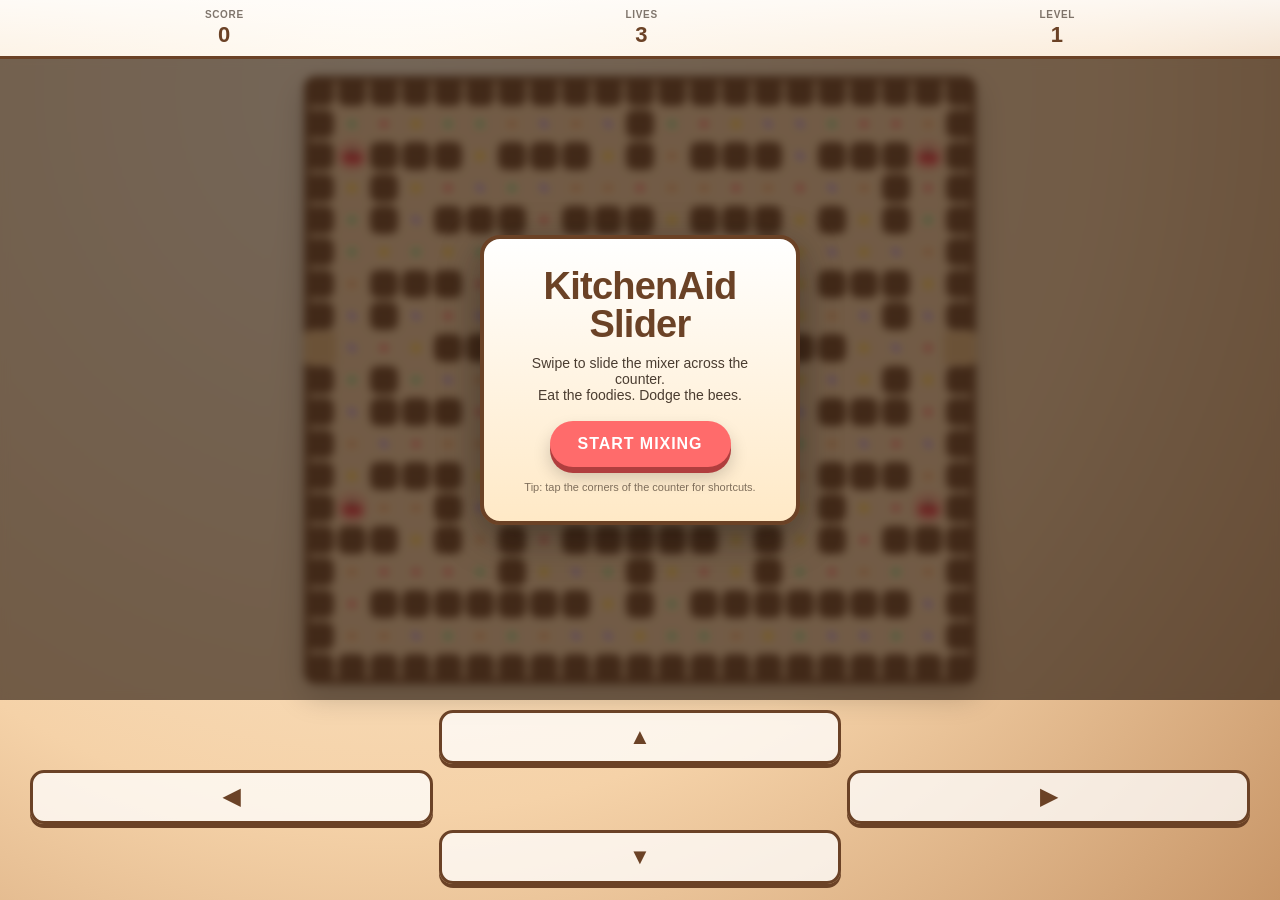
<file: index.html>
<!DOCTYPE html>
<html lang="en">
<head>
<meta charset="UTF-8" />
<meta name="viewport" content="width=device-width, initial-scale=1.0, maximum-scale=1.0, user-scalable=no, viewport-fit=cover" />
<meta name="apple-mobile-web-app-capable" content="yes" />
<meta name="theme-color" content="#f5d2a8" />
<title>KitchenAid Slider</title>
<link rel="stylesheet" href="style.css" />
</head>
<body>
  <div id="app">
    <header id="hud">
      <div class="hud-item"><span class="label">SCORE</span><span id="score">0</span></div>
      <div class="hud-item"><span class="label">LIVES</span><span id="lives">3</span></div>
      <div class="hud-item"><span class="label">LEVEL</span><span id="level">1</span></div>
    </header>

    <div id="stage">
      <canvas id="game"></canvas>
      <div id="overlay" class="overlay show">
        <div class="overlay-card">
          <h1>KitchenAid<br/>Slider</h1>
          <p class="tag">Swipe to slide the mixer across the counter.<br/>Eat the foodies. Dodge the bees.</p>
          <button id="startBtn">Start Mixing</button>
          <p class="hint">Tip: tap the corners of the counter for shortcuts.</p>
        </div>
      </div>
    </div>

    <footer id="controls">
      <button class="dpad up" data-dir="up" aria-label="Up">▲</button>
      <button class="dpad left" data-dir="left" aria-label="Left">◀</button>
      <button class="dpad right" data-dir="right" aria-label="Right">▶</button>
      <button class="dpad down" data-dir="down" aria-label="Down">▼</button>
    </footer>
  </div>
  <script src="game.js"></script>
</body>
</html>
</file>
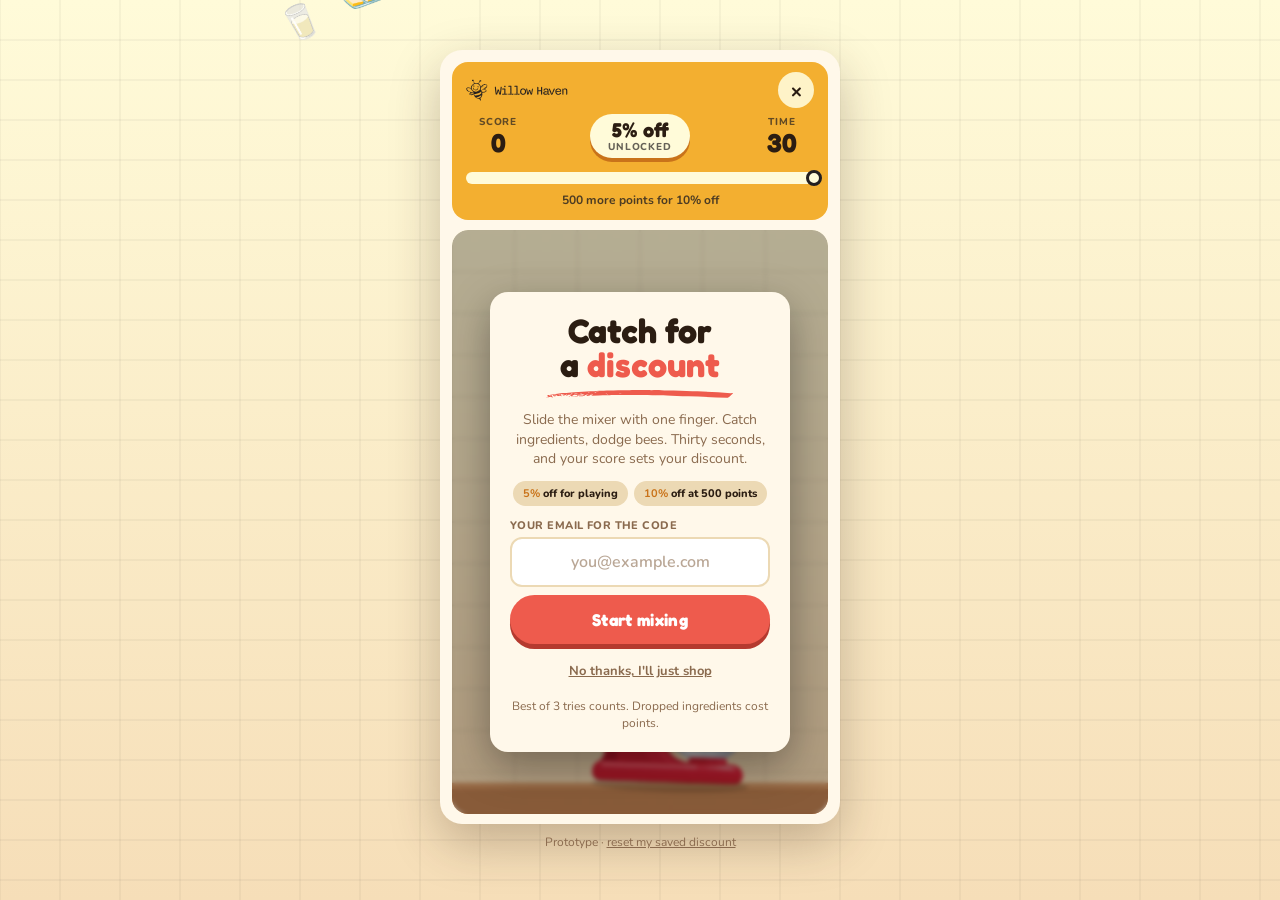
<file: catch/index.html>
<!DOCTYPE html>
<html lang="en">
<head>
<meta charset="UTF-8" />
<meta name="viewport" content="width=device-width, initial-scale=1.0, maximum-scale=1.0, user-scalable=no, viewport-fit=cover" />
<title>Mixer Catch</title>
<link rel="stylesheet" href="https://fonts.googleapis.com/css2?family=Fredoka:wght@500;600;700&family=Nunito:wght@600;700;800&display=swap">
<style>
/* The original rounded, friendly layout on the brand palette: cream card, honey HUD block, coral action,
   Fredoka display + Nunito body. Game runs inset with rounded corners, sheets centred over the live scene. */
:root {
  --honey: #f3af30;
  --honey-deep: #c9731a;
  --cream: #fffbd9;
  --card: #fff8ea;
  --sand: #f6deb8;
  --line: #ecd9b4;
  --ink: #2b1d12;
  --logo-ink: #231f20;
  --muted: #8a6a4e;
  --coral: #ee5b4d;
  --coral-deep: #b53a2f;
  --amber: #ef8800;
  --bad: #d64545;
  --display: "Fredoka", "Nunito", system-ui, sans-serif;
  --body: "Nunito", system-ui, -apple-system, sans-serif;
  color-scheme: light;
}

* { box-sizing: border-box; -webkit-tap-highlight-color: transparent; }
html, body { height: 100%; margin: 0; }
body {
  background: var(--sand);
  color: var(--ink);
  font-family: var(--body);
  font-size: 15px;
  display: flex;
  flex-direction: column;
  align-items: center;
  justify-content: center;
  padding-block: 16px;
  padding-inline: 16px;
  overflow: hidden;
  overscroll-behavior: none;
  touch-action: none;
}

#bg { position: fixed; inset: 0; width: 100%; height: 100%; z-index: 0; }
#popup {
  position: relative; z-index: 1; flex-shrink: 0;
  width: min(400px, 100%);
  background: var(--card);
  border-radius: 22px;
  box-shadow: 0 18px 50px rgba(59, 35, 20, 0.28);
  padding: 12px 12px 10px;
  display: flex;
  flex-direction: column;
  gap: 10px;
  user-select: none;
}
.panel { background: var(--honey); border-radius: 16px; padding: 10px 14px 12px; display: flex; flex-direction: column; gap: 6px; }
.brand { display: flex; align-items: center; justify-content: space-between; min-height: 36px; }
.brand-left { display: flex; align-items: center; gap: 6px; }
.bee { height: 22px; width: auto; flex-shrink: 0; }

.close { width: 36px; height: 36px; border: 0; border-radius: 50%; background: rgba(255,251,217,0.9); color: var(--ink); font-family: var(--display); font-size: 24px; line-height: 1; cursor: pointer; display: inline-flex; align-items: center; justify-content: center; }
.close:hover { background: var(--cream); }
.close:active { transform: scale(0.94); }
.close:focus-visible { outline: 3px solid var(--logo-ink); outline-offset: 2px; }
.link { background: none; border: 0; font: inherit; font-weight: 700; font-size: 13px; color: var(--muted); text-decoration: underline; cursor: pointer; padding: 6px; }
.link:focus-visible { outline: 3px solid var(--honey); border-radius: 6px; }
#closedNote { position: relative; z-index: 1; display: none; text-align: center; font-size: 14px; font-weight: 700; color: var(--muted); padding: 24px; }
.wordmark { height: 13px; width: auto; flex-shrink: 0; }

/* HUD */
#hud { display: flex; flex-direction: column; gap: 6px; }
.hud-top { display: grid; grid-template-columns: 1fr auto 1fr; align-items: center; gap: 8px; }
.hud-top .stat { justify-self: start; }
.hud-top .stat.right { justify-self: end; }
.stat { display: flex; flex-direction: column; align-items: center; line-height: 1; min-width: 64px; }
.stat.right { align-items: center; }
.lbl { font-size: 10px; font-weight: 800; letter-spacing: 0.08em; text-transform: uppercase; color: rgba(35,31,32,0.7); }
.stat .val { font-family: var(--display); font-weight: 700; font-size: 26px; font-variant-numeric: tabular-nums; margin-top: 3px; }
.badge {
  display: flex; flex-direction: column; align-items: center; justify-content: center;
  background: var(--cream); color: var(--ink);
  border-radius: 999px; padding: 6px 18px; line-height: 1;
  box-shadow: 0 4px 0 var(--honey-deep);
  transition: transform 0.15s ease;
}
.badge .pct { font-family: var(--display); font-weight: 700; font-size: 20px; }
.badge .lbl { margin-top: 2px; }
.badge.top { background: var(--logo-ink); color: var(--cream); }
.badge.top .lbl { color: rgba(255,251,217,0.7); }
.badge.pop { animation: pop 0.5s ease; }
@keyframes pop { 0% { transform: scale(1); } 40% { transform: scale(1.18) rotate(-3deg); } 100% { transform: scale(1); } }

.track { position: relative; height: 12px; border-radius: 999px; background: var(--cream); margin: 8px 0 2px; }
.fill { position: absolute; left: 0; top: 0; bottom: 0; width: 0; border-radius: 999px; background: linear-gradient(90deg, var(--amber), var(--honey-deep)); transition: width 0.25s ease; }
.mark { position: absolute; top: 50%; width: 16px; height: 16px; margin-left: -8px; transform: translateY(-50%); border-radius: 50%; background: var(--cream); border: 3px solid var(--logo-ink); }
.mark.hit { background: var(--coral); border-color: var(--coral); }
.mark span { position: absolute; width: 1px; height: 1px; overflow: hidden; clip: rect(0 0 0 0); }
.next { font-size: 12px; font-weight: 700; color: rgba(35,31,32,0.8); text-align: center; min-height: 15px; }

/* Stage */
#stage { position: relative; align-self: center; width: 360px; height: 560px; border-radius: 16px; overflow: hidden; }
#game { display: block; width: 100%; height: 100%; touch-action: none; cursor: none; }
#stage.idle #game { cursor: default; }

.overlay {
  position: absolute; inset: 0; display: none; align-items: safe center; justify-content: center;
  padding: 18px; overflow-y: auto;
  background: rgba(43, 29, 18, 0.35); backdrop-filter: blur(2px); -webkit-backdrop-filter: blur(2px);
}
.overlay.show { display: flex; }
.sheet {
  width: 100%; max-width: 300px; background: var(--card); border-radius: 18px; padding: 22px 20px 20px;
  text-align: center; box-shadow: 0 14px 40px rgba(0,0,0,0.35);
  display: flex; flex-direction: column; gap: 12px;
}
.sheet h1 { font-family: var(--display); font-weight: 700; font-size: 34px; line-height: 1; margin: 0; text-wrap: balance; }
.sheet h1 .em { color: var(--coral); }
.headline { display: flex; flex-direction: column; align-items: center; gap: 8px; }
.stripe { width: 72%; height: auto; display: block; }
.sheet p { margin: 0; font-size: 14px; line-height: 1.4; color: var(--muted); }
.offer { font-size: 10px; font-weight: 800; letter-spacing: 0.08em; text-transform: uppercase; color: var(--muted); }
.tiers { display: flex; justify-content: center; gap: 6px; flex-wrap: wrap; }
.tier { font-size: 11px; font-weight: 800; padding: 5px 10px; border-radius: 999px; background: var(--line); color: var(--ink); }
.tier b { color: var(--honey-deep); }
.btn {
  font-family: var(--display); font-weight: 700; font-size: 17px; letter-spacing: 0.02em;
  background: var(--coral); color: #fff; border: 0; border-radius: 999px; padding: 14px 26px; cursor: pointer; width: 100%;
  box-shadow: 0 5px 0 var(--coral-deep); transition: transform 0.05s, box-shadow 0.05s;
}
.btn:active { transform: translateY(3px); box-shadow: 0 2px 0 var(--coral-deep); }
.btn:focus-visible { outline: 3px solid var(--honey); outline-offset: 2px; }
.btn.ghost { background: transparent; color: var(--muted); box-shadow: none; font-size: 15px; padding: 6px; }
.btn.ghost:active { transform: none; }

.result-pct { font-family: var(--display); font-weight: 700; font-size: 56px; line-height: 1; color: var(--honey-deep); }
.code-box { display: flex; align-items: stretch; gap: 6px; }
.code { flex: 1; min-width: 0; font-family: var(--display); font-weight: 700; font-size: 22px; letter-spacing: 0.12em; display: flex; align-items: center; justify-content: center;
  border: 2px dashed var(--honey-deep); border-radius: 12px; padding: 10px; background: rgba(243,175,48,0.12); user-select: all; }
.copy { font-weight: 800; font-size: 13px; border: 0; border-radius: 12px; padding: 0 14px; background: var(--honey); color: var(--ink); cursor: pointer; }
.copy:focus-visible { outline: 3px solid var(--coral); }
.start-form { display: flex; flex-direction: column; gap: 8px; }
.field { display: flex; flex-direction: column; gap: 4px; text-align: left; }
.field label { font-size: 11px; font-weight: 800; letter-spacing: 0.04em; text-transform: uppercase; color: var(--muted); }
.start-form input { font: inherit; font-weight: 700; font-size: 16px; padding: 12px 14px; border-radius: 12px; border: 2px solid var(--line); background: #fff; color: var(--ink); text-align: center; }
.start-form input::placeholder { color: rgba(138,106,78,0.6); font-weight: 600; }
.start-form input:focus-visible { outline: 3px solid var(--honey); border-color: transparent; }
.start-form input.bad { border-color: var(--bad); }
.fine { font-size: 12px !important; color: var(--muted) !important; }
.fine.err { color: var(--bad) !important; margin: 0; }
#resetDemo { position: relative; z-index: 1; text-align: center; font-size: 12px; color: var(--muted); margin-top: 10px; }
#resetDemo a { color: inherit; }

@media (prefers-reduced-motion: reduce) { .badge.pop { animation: none; } .fill { transition: none; } }
/* Embed mode: inside the store's pop-up only the card shows; the store page is the background. */
html.embed, html.embed body { background: transparent; }
html.embed body { padding: 0; }
html.embed #bg, html.embed #resetDemo { display: none; }
</style>
</head>
<body>
<canvas id="bg" aria-hidden="true"></canvas>
<div id="popup">
  <div class="panel">
  <div class="brand"><div class="brand-left"><svg class="bee" aria-hidden="true" xmlns="http://www.w3.org/2000/svg" viewBox="0 0 49.02 49.69"><defs><style>.bee-ink{fill:#231f20;}</style></defs><path class="bee-ink" d="M45.23,25.16c-.4-1.35-1.93-1.81-3.11-2.26l1.43-.98-.43.09c.78-.6,1.56-1.22,2.23-1.95.18-.2.39-.44.5-.67.05,0,.03.05.04.09.01.3-.13.52-.29.76-.23.34-.54.63-.86.89.26-.13.54-.34.75-.54,1.99-1.75,3.16-4.59,2.03-7.15-.68-1.52-2.48-1.94-4.01-1.82l-1.08.1,1.13-.5.04-.13c-.08-.08-1.64.25-1.86.3-2.09.45-4.18,1.22-5.81,2.63l-.04.15c.06,0,.11,0,.18-.01.16-.04.78-.48.99-.59.88-.47,1.95-.87,2.89-1.2.15-.05,1.07-.38,1.12-.31v.1c-1.14.33-2.25.86-3.31,1.42-1.74.93-3.18,2.21-4.34,3.81-.04.04-.05.05-.09.01-.2-.13-.49-1.25-.59-1.52-.04-.11-.31-.69-.31-.77.35.5.67,1.07.87,1.65.06.01.03-.06.01-.1-.25-1.16-.87-2.3-1.54-3.27-.78-1.16-1.84-2-3.02-2.73,0-.13.36-.54.44-.67.62-.97.86-2.16,1.57-3.07.23-.28.55-.64.79-.89.09-.09.28-.3.38-.33.87.1,1.89.03,2.43-.76.65-.96-.14-1.77-1.02-2.13-.82-.34-2.04-.21-2.62.54-.38.49-.28,1.37.08,1.86-.52.42-.92.83-1.28,1.38-.68,1.04-1.2,2.25-1.56,3.45-.04.03-.33-.11-.4-.13-.48-.1-.79-.23-1.26-.36-2-.6-4.06-.72-6.09-.19-.31.08-.63.18-.93.3-.14-.67-.35-1.32-.58-1.96-.4-1.2-.86-2.48-1.7-3.42.38-.69.6-1.33.15-2.05-.55-.88-1.36-.89-2.26-.62-.89.28-1.55.87-1.45,1.87.13,1.38,1.66,1.52,2.74,1.27.89.94,1.08,2.29,1.47,3.47.19.59.48,1.17.65,1.77-1.01.4-1.94,1.01-2.77,1.71-1.55,1.32-2.91,3.08-3.74,4.95-.58,1.28-.82,2.63-.75,4.04-.33-.15-.6-.39-.91-.57-1.5-.86-2.84-1.03-4.54-1.09-.86-.04-1.6.13-2.42.21-.35.04-1.35.7-1.64.96-.82.73-1.03,1.82-.79,2.87.4.91.62,1.89,1.18,2.69,1.04,1.47,2.83,2.3,4.35,3.16v-.05s-.84-.7-.84-.7c-.01-.06.04-.04.08-.04.45.14.99.47,1.45.67.3.13.62.2.91.34.36.18.64.55,1.03.49l1.48.4c-.54.44-1.16.82-1.62,1.33-1.55,1.7-1.47,4.24.99,4.92,2.08.58,4.2.23,6.09-.77.42-.21.97-.65,1.36-.82.05-.03.08-.04.13-.03.28,2.65,1.67,4.91,3.6,6.69,2.06,1.9,4.97,2.98,7.78,3.13l.92-.11c.26.33.57.65.75,1.04.06,0,.03-.08.01-.11-.09-.3-.26-.63-.28-.97.09.06.13.14.16.23.26.53.47,1.25.7,1.82.14.31.31.63.43.97.08,0,.04-.08.03-.11-.06-.16-.16-.33-.19-.5-.01-.04-.03-.15.05-.11.64.67,1.02,1.65,1.79,2.19.19.14.57.36.78.18.23-.19-.09-1.14-.03-1.43h.06s-1.38-4.22-1.38-4.22v.97l-.06-.3v-.81c4-2.33,5.03-7.39,4.24-11.66-.05-.3-.15-.59-.19-.89.67.26,1.4.39,2.13.42.06,0,.13.04.2.04.19-.01.44-.08.64-.08-.14-.15-.4-.19-.59-.26-.04-.01-.14-.04-.14-.09,1.8-.16,3.84-.34,5.4-1.33.82-.52,1.32-1.16,1.42-2.15.05-.01.08.01.1.05.11.15-.1.83-.18,1.03-.06.14-.15.26-.2.4.48-.3,1.01-.94,1.07-1.51.09-.84-.52-1.7-1.08-2.26l-.06.24ZM32.26,3.34c-.13.18-.36.26-.58.24.13-.19.38-.24.58-.24ZM33.2,47.58l.1.49c-.1-.06-.3-.49-.1-.49ZM41.49,22.78c-.08-.01-.25-.04-.3-.09,0-.14,1.22-.79,1.45-.7-.19.23-.87.79-1.14.79ZM33.78,20.12c.55-1.07,1.07-2.19,1.9-3.07,1.77-1.89,4.14-3.02,6.49-4,.18.01-.26.28-.1.24.28-.05.57-.16.84-.23,1.02-.2,2.04-.3,3.01.13l-.62.13c.62.21,1.66.82,1.7,1.56,0,.14-.08.74-.11.88-.06.26-1.02,1.67-1.23,1.99-.89,1.32-2.5,2.67-3.79,3.62-1.59,1.18-3.45,1.9-5.22,2.77-.7.35-1.4.77-2.13,1.09-.11.05-.52.24-.6.19l-.72-.87c.58-1.38.77-2.93.58-4.43ZM32.43,22.14c.03-.06.05-.21.14-.19-.05.83-.38,1.69-.87,2.35.13-.48.34-.93.5-1.4.09-.25.14-.53.23-.77ZM32.53,27.65l-.65.28.64-.65v.38ZM22.47,10.41c.64-.15,1.27-.05,1.9.05.01.06-.11.04-.15.04-.1-.01-.19-.04-.28-.04-.77-.03-1.51.03-2.26.14l.79-.19ZM21.28,10.74c.82-.13,1.79-.31,2.62-.2,1.8.23,3.42.68,4.79,1.91,1.46,1.3,2.3,2.48,2.91,4.35.91,2.78.87,5.18-.73,7.69-.28.44-.6.96-1.03,1.26l.05.04c-1.23,1.33-2.98,2.08-4.72,2.55-4.59,1.25-9.64-.42-11.63-4.93-1.11-2.52-.7-5.95.86-8.2,1.82-2.64,3.66-3.93,6.88-4.47ZM26.1,32.21l-.25.11-.58.14.42-.16.42-.09ZM24.92,29.94l-.58.2h-.18c-.01-.05.06-.04.1-.05.2-.08.44-.11.65-.15ZM20.19,33.12c-.16,0-.33.01-.49-.01-.04-.01-.11-.01-.1-.06.15.03.4-.03.54,0,.01.01.05.05.05.08ZM15.75,27.31c-.67-.47-1.26-1.06-1.65-1.76.04-.04.16.1.19.14.31.33.58.72.89,1.06.19.19.38.34.58.52.04.04.05.06-.01.05ZM13.03,17.66c-.03.18-.08.38-.13.55-.03.08-.04.2-.13.24l.25-.79ZM12.58,18.46c.01-.05-.03-.05.06-.05l.08.13-.11.08c.1.18-.01.26-.03.38-.04.3-.03.62-.08.92-.03.13-.03.31-.16.34-.04-.6.1-1.2.24-1.79ZM9.91,20.7c-.05.05-.31-.05-.39-.08-.42-.15-.83-.36-1.25-.52-.29-.1-.63-.16-.89-.26-.05-.01-.08.01-.06-.08.89.05,1.96.25,2.59.93ZM2.06,21.12c.04-.16.26-.26.4-.34.4-.24,1.16-.58,1.62-.53.05,0,.1,0,.13.06-.31.08-.62.18-.91.3-.18.08-1.15.59-1.25.5ZM14.29,35.51c-.36.14-.81.28-1.2.3.18-.14.45-.24.68-.31.34-.11.69-.19,1.06-.26-.14.11-.36.2-.54.28ZM16.87,34c-.19.14-.42.26-.63.36.09-.11.21-.2.31-.29.08-.06.62-.48.65-.44-.06.15-.21.26-.34.36ZM17.2,32.81c-1.66,1.03-3.38,1.85-5.31,2.24-.99.19-1.65.38-2.59-.11-1.01-.52-.21-1.74.3-2.32,1.52-1.69,3.5-2.26,5.73-2.2h2.1c-.15.79-.21,1.59-.23,2.39ZM15.5,29.42c-.86-.01-1.45-.1-2.28-.18-.42-.04-.84,0-1.25-.04-.31-.03-.55-.16-.87-.04-1.26-.34-2.53-.68-3.74-1.2-1.11-.48-2.21-1.04-3.1-1.86,0-.03.04-.03.05-.01.24.08.73.43.99.57.79.4,1.72.81,2.62.79-.83-.43-1.76-.65-2.62-1.03-1.22-.55-2.42-1.74-2.89-2.99-.2-.54-.19-.78-.08-1.35.15-.7.43-1.09,1.18-1.15.16-.01,1.31-.03,1.38.01.09.04.11.14.31.19.78.19,1.57.16,2.39.42.83.24,1.5.67,2.26.98.13.05.5.18.35-.11-.08-.15-.79-.47-.97-.54-.55-.21-1.2-.43-1.76-.6-.91-.26-1.82-.49-2.78-.44-.01-.05.06-.05.09-.06,1.38-.47,2.14-.28,3.49.2.64.24,2.98,1.31,3.31,1.81.13.2.29.77.4,1.04.89,1.96,2.37,3.86,4.28,4.89l1.33.69h-2.13ZM18.2,34.71l-.09-.55c.13.1.16.31.2.48.09.33.14.67.18,1.02l-.29-.94ZM21.35,39.17c-.09-.08-.25-.2-.13-.26.11-.06.28.29.24.33-.06.03-.08-.03-.11-.06ZM20.34,37.12c-.29-.03-.59-.14-.88-.09-.1-.38-.21-.74-.29-1.11-.14-.63-.34-1.46-.43-2.08-.01-.06-.01-.11-.01-.18.19,0,.23.19.33.3.4-.05.82-.05,1.21-.1.38-.05.73-.18,1.12-.2.04,0,.13-.03.11.04l-.16.03c1.33-.09,2.68-.36,3.98-.74,1.7-.49,3.27-1.27,4.89-1.95.93-.59,1.86-1.18,2.73-1.87.23-.18.5-.47.73-.62.03-.03.03-.05.09-.04l1.27,3.16c-.81,1.03-1.9,1.86-2.96,2.62-1.2.83-2.5,1.59-3.84,2.15-.09,0-.09-.01-.01-.05.54-.26,1.02-.69,1.56-.96v-.06c-.08.05-.16.1-.26.14-2.92,1.02-6.03,1.96-9.17,1.61ZM32.33,37.23c-.29.2-.69.43-1.02.55-.1.05-.19.09-.3.06l1.32-.62ZM26.07,37.61c0-.05.1-.06.14-.09.24-.09.48-.15.73-.19l-.45.19-.42.09ZM26.31,38.24l-.33.13c-.73.16-1.47.47-2.23.31l2.55-.44ZM25.98,42.46c-.28-.01-.57-.08-.84-.1l.48.18h-.14c-.64-.2-1.41-.24-1.9-.77.13.05.24.13.36.18.72.33,1.46.42,2.23.48,0,.06-.14.04-.19.04ZM33.92,40.67c-.19.28-.49.64-.72.87-.04.04-.26.23-.31.23l1.21-1.42c-.03.13-.11.23-.18.33ZM32.94,40.83c-.29.31-1.12,1.22-1.45,1.38-.26.13-.79.24-1.09.3-1.09.21-3.46.28-4.44-.24-.47-.25-.82-.4-1.3-.62-.59-.26-1.18-.53-1.7-.92,1.99.05,3.91-.49,5.84-.87,1.72-.77,3.42-1.6,5.05-2.53.21-.13.44-.24.62-.43.05.03,0,.06-.01.1-.2.44-.33.93-.58,1.36l-.09-.08c-.01.11.05.29.04.39-.03.13-.24.45-.3.6-.01.04-.08.09-.03.11.14-.15.25-.55.38-.69.06-.06.18-.06.26-.15.23-.21.57-.84.68-1.16.09-.23.15-.64.24-.82.03-.05.05-.1.11-.09-.19,1.74-1.08,3.07-2.23,4.33ZM35.1,35.35c-.04.06-.39.25-.42.23l.23-.31.25-.24c-.06.1,0,.23-.06.33ZM44.21,27.85c-1.35,1.02-4.16,1.79-5.84,1.67-.78-.05-1.61-.31-2.37-.52-.16-.34-.31-.69-.48-1.04-.3-.59-.64-1.17-.94-1.76,1.99-.63,3.93-1.45,5.73-2.49h.08s0,.05.04.06c.26.11.64.13.94.19.74.16,1.28.4,1.93.81.75.48,1.55,1.08,1.6,2.05l.1-.03c-.01.44-.45.82-.78,1.06Z"/><path d="M16.37,19.43c.68-.12.6.88.68,1.31.67,3.89,5.47,4.74,8.21,2.34.52-.46.53-.6.83-1.18.22-.43.69-1.08,1.25-.69.47.33.12.94-.11,1.31-1.78,2.92-6.28,4.09-9.09,1.97-.31-.24-.43-.47-.7-.72-.16-.15-.33-.24-.49-.41-.78-.87-1.29-2.62-.81-3.72.06-.13.08-.19.23-.22Z"/><path d="M18.83,17.09c-.12.12-.33.15-.49.12-.33-.06-.43-.96-.58-1.22-.13-.22-.42,0-.53.15-.22.3-.19.62-.6.81-.46.21-.67.04-.81-.4-.11-.36,0-.57.2-.86.55-.78,1.79-1.44,2.56-.56.35.4.69,1.55.25,1.96Z"/><path d="M22.89,28.38c.06-.25.39-.18.57-.21,2.18-.32,4.51-.94,6.11-2.53-.04.11-.16.24-.24.33-1.25,1.39-4.24,2.72-6.11,2.44-.1-.01-.19-.14-.33-.03Z"/><path d="M44.96,17.72c-.84,1.11-1.95,2.11-3.09,2.91s-2.4,1.55-3.8,1.69l1.13-.51c1.59-.97,3.18-1.91,4.63-3.09.37-.3.66-.64,1-.93.04-.03.06-.08.12-.07Z"/><path d="M40.11,14.82c-1,.79-2.23,1.52-3.02,2.53-.52.66-.89,1.44-1.47,2.05-.13.14-.21.09-.16-.09.04-.13.21-.42.28-.55.95-1.81,2.52-3.12,4.38-3.94Z"/><path d="M39.98,15.89c.02.06-.04.08-.07.12-.38.45-1.04.99-1.53,1.35-.14.1-.68.52-.81.51-.04,0-.06-.02-.08-.05.13-.4.46-.69.78-.95.52-.42,1.09-.73,1.71-.97Z"/><path d="M10.91,23.53c-.29-.21-.62-.37-.94-.53-.99-.46-2.1-.67-3-1.31,1.17.34,2.31.64,3.34,1.31.15.1.38.24.5.36.03.03.14.12.1.16Z"/><path d="M41.08,28.31c0,.05-.06.07-.1.09-.64.32-2.33.26-2.97-.07-.04-.02-.1-.03-.1-.09,1.06-.16,2.12.02,3.18.07Z"/><path d="M40.91,28.79l-1.61.21c-.99.02-2.06.01-2.89-.59.72.29,1.51.15,2.27.24.35.04.71.18,1.04.21.39.03.8-.08,1.19-.07Z"/><path d="M11.81,31.63c-.04.28-.39.44-.58.63s-.37.44-.55.61c-.38.37-.84.66-1.23,1.02-.08.07-.27.24-.27.34.01.29.6.42.8.27l.02.07c-.26.08-.91.07-.94-.29-.01-.19.16-.65.25-.83.18-.34.88-1.04,1.22-1.2.32-.15.81-.18,1.11-.45.09-.08.05-.18.15-.17Z"/><path d="M15.93,32.91c-1.59.91-3.28,1.5-5.09,1.8.44-.34.95-.55,1.47-.73.9-.31,1.86-.53,2.78-.82.28-.09.57-.17.82-.32l.02.07Z"/><path d="M14.48,32.43c-.17.14-.41.25-.61.34-.45.21-1.22.64-1.67.33,0-.22,1.98-.78,2.28-.67Z"/><path d="M14.41,32.77c-.03.06-.15.09-.21.12-.45.2-.96.37-1.45.4l1.66-.52Z"/><path class="bee-ink" d="M28.14,19.23c-.34-.01-.45-.31-.53-.6-.11-.39-.01-1.13-.62-.99-.36.08-.64.89-1.04.82-.16-.04-.42-.49-.4-.67.06-.57.81-1.32,1.37-1.4.86-.11,1.43.47,1.65,1.25.11.43.29,1.64-.43,1.6Z"/></svg><svg class="wordmark" role="img" aria-label="Willow Haven" xmlns="http://www.w3.org/2000/svg" viewBox="0 0 133.04 23.33"><defs><style>.cls-1{fill:#231f20;}</style></defs><path class="cls-1" d="M10.74,16.88l.15-.6v-.62l.1-1.04-.07-.15.2-.8-.05-.17.05-.77-.02-.35.32-.45-.07-.87-.08-.03.22-1.32-.12-.35.27-.57v-.45l-.08-.25.1-.67.22-.7v-1l.25-.4.08-.2.75-.08.35.03.4.15.2.32-.12,1.07-.12.22v1.07l-.15.52.1.52-.2.72.05.22-.25.67-.07.77.07.8-.2.47.05.25-.22.5v.57l-.1,1.02.02.08-.25.9.05.52-.1,1.1-.22.9-.3.42-.3.05-.62.3-.82-.15-.6-.35-.4-.82-.25-1.12h-.07l-.2-.92-.27-.85-.17-.35-.1-.5.1-.35-.32-.67-.08-.47-.37.22-.02.27-.12.4-.4.87-.05.72-.15.17-.05.62-.25.45-.2.75-.35.97-.3.55-1.14.42-.35.05-.5-.15-.37-.27-.25-.3v-.57l-.17-.62.03-.27v-.57l-.3-.95v-.47l-.08-1.07-.15-.47-.05-.75-.07-.37.07-.4-.2-.75-.17-.9v-.95l-.12-.37-.05-.67.05-.47-.2-.45.05-.32-.17-.45.2-.32-.07-.92.3-.22.45-.05.17-.07h.37l.37.15.22.9-.08.32.17.87-.03-.03.25.47-.07.77.05.35.07,1.12.07.52.1.27.1.7-.05.5.1.9.15.22-.2.65.32.82-.08.5.08.08v.77l.05.2-.08.67.3.1.22-.97.2-.65.32-.77.03-.27.2-.5.2-.7.22-.47v-.6l.12-.2-.17-.4.57-.87.03-.32.6-.27h.8l.45.17.55.8.08.42.3,1.02.2.95-.02.25.25.57-.05.1.35,1.17.25.6.05.52.15.5h.2Z"/><path class="cls-1" d="M24.06,18.52l.05.17-.27.32-.57.08-.37-.12-.5.05h-1.2l-.4.12-.4-.07-1.14.1-1.07-.12h-.52l-.5.12-.32-.05-.95-.08-.47.12-.5-.05-.35-.4.05-.7.25-.35,1.1-.27h.6l.42.05h.55l.77.1.22-.05.2-.17-.2-.45-.05-.3.05-.62-.1-.47.15-.47-.1-.45v-1.12l.1-.75-.1-.92.07-.47-.05-.6.17-.47v-.37l-.15-.17-.45.08-.5.15-.47.07-.55-.12-.35.08h-1.15l-.37-.1-.05-.75-.1-.45.45-.42.37-.05.75.15.3-.08h1.15l.02.03h.8l.17-.17.85.12.15-.08.87.17.17,1.24-.1.72-.08,1.07.08.55v1.29l-.08.1.08.95-.08.22.17,1.02-.12.72v.67l-.12.37.3.22.35.08.57-.12h.75l1.07-.07.47.07.17.2.1.6-.08.3ZM20.77,4.31l-.17.55-.15.67-.45.15-.45.07-.8-.17-.3-.2-.15-.37-.05-.52.05-.07v-.47l.3-.5.4-.25h1.02l.75.5v.62Z"/><path class="cls-1" d="M34.99,18.67l-.25.32-.95.1h-1.19l-.12-.08-.72.05h-1.57l-.15-.12-.77.15h-.47l-.97-.03-.95-.07-.7.12-.55-.2-.15-.92.45-.55.52-.12.55.15.4-.05.22.05,1.02-.08.62.35.2-.32-.12-.5v-.37l-.17-.6.1-.77-.1-.17.2-.82-.05-.32v-.57l.05-.22-.05-.3v-.92l.12-.27-.12-.87.08-.32-.1-.2-.08-.87v-.6l.17-.7-.12-.5.08-1.15-.1-.55.15-.45.22-.37-.2-.22-.3-.07-.65.12-.62-.08-.97.1-.87-.1-.37-.35-.05-.35.15-.62.55-.3.67.07h.55l.65.05.45-.08h1.87l.35.15.5.57-.08.47.1.57-.22.5.12.72v.82l.05.47v.9l.1,1.22-.12.47v1.02l-.05.25.15.47-.12,1.47.08.95-.15.35.12.6.1.22-.1.65-.12,1.05-.3.35.25.3,1.19-.3.42.1.67-.1.17-.1.72.05.75.35v.5l-.05.45Z"/><path class="cls-1" d="M45.94,18.67l-.25.32-.95.1h-1.19l-.12-.08-.72.05h-1.57l-.15-.12-.77.15h-.47l-.97-.03-.95-.07-.7.12-.55-.2-.15-.92.45-.55.52-.12.55.15.4-.05.22.05,1.02-.08.62.35.2-.32-.12-.5v-.37l-.17-.6.1-.77-.1-.17.2-.82-.05-.32v-.57l.05-.22-.05-.3v-.92l.12-.27-.12-.87.07-.32-.1-.2-.07-.87v-.6l.17-.7-.12-.5.07-1.15-.1-.55.15-.45.22-.37-.2-.22-.3-.07-.65.12-.62-.08-.97.1-.87-.1-.37-.35-.05-.35.15-.62.55-.3.67.07h.55l.65.05.45-.08h1.87l.35.15.5.57-.07.47.1.57-.22.5.12.72v.82l.05.47v.9l.1,1.22-.12.47v1.02l-.05.25.15.47-.12,1.47.07.95-.15.35.12.6.1.22-.1.65-.12,1.05-.3.35.25.3,1.19-.3.42.1.67-.1.17-.1.72.05.75.35v.5l-.05.45Z"/><path class="cls-1" d="M52.66,8.05h.67l.7.2.45.17.62.4.5.17v.08l.6.57.3.55.37.4.4.7.08.6v.57l.15.62-.05.67-.2,2.04-.15.32-.42,1.04-.47.57-.77.72-.5.25-.77.35-.95.1-.4.15h-.75l-.85.1-.9-.27-.25-.22-.55-.12-.22-.17-.5-.27-.08-.2-.8-.65-.22-.4-.25-.25-.22-.72-.2-1.02-.25-.45.05-.77.15-.9-.12-.6.6-1.37.1-.32.3-.65.25-.3.5-.67.5-.2.25-.17.45-.1.52-.32.12-.17h.67l-.05.02.87-.12h.3l.42.05ZM51.66,9.64l-.57.12-.32.15-.62.22-.42.45-.57,1.02-.17.52.05.8-.15.72.12.57.05.82.1.47-.02.15.42.72.08.22.5.42.75.47.32.12.65.05v.05l.97-.17h.55l.17-.15.5-.2.25-.02.5-.65.27-.55.27-.7-.12-.27.12-.25.25-1.27-.37-1.64-.15-.25-.1-.62-.57-.67-.52-.3-.7-.12-.62-.2-.35-.05h-.52Z"/><path class="cls-1" d="M61.05,16.58l.32-.82.2-.12v-1.17l.4-.62.07-.4.17-.37.25-1.19.17-.62.15-.3.2-.25.3-.25.77.1.75.27.25.75.42.67.1.65.32.85.15.72.27.55v.52l.3.62v.37l.15.6.17-.27.07-.3.1-1.02.2-.2v-.67l-.08-.45.2-.7.22-.42-.08-.95.25-.6v-.67l.17-.17-.05-.75.1-.5.15-.15.05-.7.45-.25.42-.12.42.05.35.47.1.35-.17.52.02.27-.27.57-.07.9.12.65-.37.7.07.27-.27.67v.37l-.25.97v.55l-.15.47v.32l-.07,1.04-.17.62-.3.62-.35.32-1.07.17-.42-.07-.47-.3-.42-.82-.17-1.12-.17-.27-.25-.95-.12-.22-.27-1.04.07-.37-.37-.77.12-.07-.3-.75-.15.1.07.27-.12.62-.17.37-.6,1.99.1.25-.35.52-.27.9v.52l-.35.5-.45.52-.17.1-.82.05-.8-.08-.15-.32-.3-.77-.1-.6.05-.25-.22-.8.03-.3-.1-.5-.22-.72-.07-.6v-.7l-.22-.5v-.2l-.15-.72-.25-1.07v-.42l-.08-.67-.25-.15v-.77l.05-.22.3-.45.45-.05.27-.02.77.57.03.3.1.47v.7l.17.55.17.77v.7l.12.52-.03.27.22,1.04.17.37v.72l.12-.05v1l.05.35.27.08Z"/><path class="cls-1" d="M79.74,14.34l-.17.72v.55l.12.77.05.02-.05.6v.77l.07.6-.45.62-.62.1-.62-.15-.37-.42v-.47l-.15-.62v-1.07l.1-.5v-.27l-.08-.17.08-1.17-.1-.6v-.9l.1-.52.07-.82-.17-.4.15-.52-.1-.92v-1.44l.05-.65-.12-.17.12-.55v-1.29l1-.4.17.1h.57l.22.17.08.67-.1.6.1.47v.5l-.08.27.15.67-.1.7.05.07-.12,1.07-.12.52.03.17.17.2.57-.2h2.41l.2.07.62-.05.77.17.22-.07.12-.27-.07-.8-.1-1.24-.05-.57v-1.12l.32-1.04v-.85l.27-.22h.45l.15.12.65.07.37.77-.1.77.07.72-.07.77-.03.15v.47l.1.37.05.75-.07.75v.6l-.1.6.05.6-.1.5.12.62.12.15-.1.85-.12.22.08.72-.05.52.12.97-.07.42-.05.12v1.02l-.3.32-.87.08-.37-.2-.52-.37v-.45l.07-.57.12-.12-.1-.92v-.72l-.2-.45.22-.67-.1-.4v-.47l.1-.37.05-.5-.25-.25-.9.22h-1.87l-1.12.08-.4-.2-.35.1-.07.22v.27l.2.42-.05.6Z"/><path class="cls-1" d="M99.03,19.25l-.57.05-.32-.03-.7.05-.45-.08-.47-.27-.22-.42-.12-.5-.17-.17-.45.45h-.22l-.42.4-.72.2-.4.25-.3-.03-.55.22h-.7l-1.27-.12-.92-.35-.27-.2-.15-.22-.52-.27-.45-.72-.27-.95v-1.07l.85-1.19.07-.17.3-.32.55-.15,1.14-.35.25-.12h1l.35.05h.45l.3.07.3-.03h.7l.55.15.7.3.12-.15-.1-.22-.1-.52.07-1.12-.17-.37v-.42l-.32-.52-.52-.35-.45-.37-1.15-.08-.97.1-.82.25-.47.52-.25.85-.22.3-.5.32h-.42l-.25-.05-.42-.17-.1-.35v-.55l.17-.35.05-.27.5-.85.7-.62.37-.2.65-.15.1-.17,1.12-.1h1.12l.82-.12.65.17.52.22.47.12.52.45.47.5.3.52.1.27.27.72-.1.67.2.62.1.55-.1.67.12.82-.17.65v1.47l.05.65.17.52.52.17.7-.15.32.1.12.5-.05.6-.25.27-.32.12-.02.07ZM90.4,16.71l.4.47v.05l.62.27.47.17h.67l.72-.05.9-.12.32-.17.42-.1.37-.17.57-.1.22-.25v-.15l-.17-.62.15-.87-.25-.35h-.6l-.62.07-.35-.17-.6.1-.05-.17-1.07.25h-.5l-1.12.3-.35.35-.17.8v.47Z"/><path class="cls-1" d="M108.91,9.47l-.1.62-.27.55-.47.57v.72l-.32.4-.35.92-.12.15-.47,1.12-.55.87-.27,1.1-.02.27-.4.67-.35.67-.22.55-.42.32-.8.12h-.72l-.6-.45-.15-.52-.22-.37-.32-.35-.22-.72.03-.27-.27-.55-.55-.9-.15-.6-.35-.4-.1-.67-.27-.55-.15-.05-.12-.62-.3-.97-.45-.67-.07-.3-.27-.5-.1-.5-.17-.47.45-.37.37-.05.85.2.6.77.17.6.25.37v.3l.37.72-.05.15.25.47.62,1.34.1.4.3.45.15.67.2.7.45.95-.05.12.32.82.08.37h.3l-.02-.22.17-.8.22-.6.07-.4.42-.57.32-1.27.42-.72-.05-.3.62-.97.15-.6v-.2l.32-.57.27-.87.12-.15.45-.82.22-.2.8-.15.57.2.25.22-.12.5-.25.3Z"/><path class="cls-1" d="M112.32,15.24l.05.4.22.47.17.05.32.7.52.35.15.15,1.79.4h.67l.82-.27.1-.22.75-.2.75-.97.15-.05.45-.42h.52l.17.07.4.07.15.45-.1.4-.4.92-.55.35-.37.4-.82.55-.47.17h-.22l-.42.2-1.02.22h-.5l-1.09-.2h-.5l-.4-.08-.57-.27-.6-.27-.65-.32-.32-.6-.47-.4-.1-.32-.32-.62-.22-.1-.07-.85.05-.5-.25-1.29.12-.55v-1.02l.2-.47.03-.27.4-.6.3-.65.22-.32.12-.03.35-.57.6-.32,1.07-.5.5-.12.25-.15.7-.15.65.1.25.12.35-.12.52.15.22.17.65.12.47.22.32.1.35.25,1.02,1,.35.57.15.57.15.32.17.75-.05.17.15.85-.17.35-.52.32h-.45l-.3.1-.57-.08-.37.08-.75-.05-.27.1-.6-.17-1.07.15-.55-.1-.45.2-.7-.1-.22.12-1-.12-.32-.15-.45-.1-.15.22.5,1.02.08.22ZM118.57,11.78l-.4-.75-.45-.6-.82-.62-1.25-.2h-.42l-.3-.07-.57.17-1.24.62-.27.42-.3.35-.08.3-.27.6-.22.3-.08.4.25.1.57-.22.72.05.67-.05.9-.1.82.08.85.1.65-.08.45-.12,1.07.35.17-.22-.12-.3-.32-.5Z"/><path class="cls-1" d="M124.62,11.76l.1.75v3.61l-.15.25.12.77-.1.52.1.65-.1.67-.87.15-.72-.17-.3-.32.05-.45v-1.32l-.12-.97v-2.09l.07-.92-.17-.72.1-1.2.1-.35-.08-.92.1-.4v-.62l.4-.32.45.05.52-.15.2.2-.15.97.12.12.35-.05.12-.4.47-.27.45-.37.35-.2h.65l.55-.2.55-.05h.97l.45.15.62.27.7.45.2.2.5.92.17.55.1,1.24v.6l.05.5v.72l-.05.52.12.57-.1.52.05.55-.08.27v.95l.12.8-.12.3.08.45-.47.47-.52.12-.35.02-.55-.12-.03-.27-.2-.75.12-.57.07-.65-.07-.42v-.47l-.07-.4.05-.77.1-.32-.1-1.15v-1.29l-.12-.7-.3-.75-.3-.47-.42-.17-1.29-.35-.57.22-.17.02-.77.32-1,.22-.2.3.2.37.05.45-.02.32Z"/></svg></div><button class="close" id="closeBtn" type="button" aria-label="Close and keep shopping">&times;</button></div>
  <div id="hud">
    <div class="hud-top">
      <div class="stat"><span class="lbl">Score</span><span class="val" id="score">0</span></div>
      <div class="badge" id="badge"><span class="pct" id="badgePct">5% off</span><span class="lbl">unlocked</span></div>
      <div class="stat right"><span class="lbl">Time</span><span class="val" id="time">30</span></div>
    </div>
    <div class="track"><div class="fill" id="fill"></div><div id="marks"></div></div>
    <div class="next" id="next"></div>
  </div>
  </div>

  <div id="stage" class="idle">
    <canvas id="game" width="360" height="560" aria-label="Mixer Catch game"></canvas>

    <div class="overlay show" id="startOverlay">
      <div class="sheet">
        <div class="headline"><h1>Catch for a <span class="em">discount</span></h1><svg class="stripe" aria-hidden="true" xmlns="http://www.w3.org/2000/svg" fill="none" viewBox="0 0 665 28">
<path fill="#EE5B4D" d="M187.828 2.84945L171.115 4.35482C170.164 4.44093 169.211 4.47425 168.257 4.4548C163.705 4.37605 160.399 4.40115 158.335 4.53005C138.934 5.73549 118.862 6.28725 99.7977 7.9163C93.0959 8.48478 86.5909 8.96368 80.2824 9.35309C75.6701 9.64245 69.6506 10.9495 63.6018 10.9633C54.3647 10.9879 48.9812 12.7469 40.2058 13.4211C31.6189 14.0851 23.7984 15.2598 16.7445 16.9452C13.7807 17.6549 10.7446 17.8029 7.44279 18.0626C6.88097 18.1072 6.34785 18.1848 5.87582 18.2908C5.40378 18.3967 5.00248 18.5287 4.69659 18.6789C4.39069 18.829 4.1864 18.9941 4.09611 19.1642C4.00582 19.3342 4.03163 19.5056 4.17155 19.6681L6.61862 22.4642C6.86327 22.7403 7.46282 22.8852 8.41669 22.8988C8.77436 22.9024 9.11227 22.9153 9.43062 22.9374C10.2065 22.9844 10.3684 23.1127 9.91623 23.3225C7.65516 24.3594 4.7968 24.9024 1.34124 24.9514C-0.10849 24.9725 -0.382967 25.1372 0.517982 25.4453C2.09974 25.9903 4.06096 26.1894 6.4018 26.0425C7.39366 25.9789 8.19486 25.8229 8.80507 25.5743C10.6554 24.8224 13.0163 24.2438 15.8877 23.8384C16.7194 23.7198 17.3067 23.7828 17.65 24.0273L21.496 26.7389C21.8997 27.0231 22.4164 27.029 23.046 26.7566L24.462 26.126C24.6643 26.039 24.7668 25.9365 24.7536 25.8347C24.7405 25.7329 24.6125 25.6378 24.3896 25.5644C22.4283 24.9282 21.9039 24.145 22.8166 23.2149C23.2048 22.813 22.7811 22.5321 21.5458 22.3724L20.6793 22.26C20.0218 22.1751 19.9192 22.0425 20.372 21.8621C22.6362 20.96 22.2522 20.2353 19.2202 19.6879C18.3026 19.521 17.4292 19.5525 16.6 19.7825L12.455 20.9502C11.843 21.1225 11.3754 21.1008 11.0527 20.8851C9.92253 20.1069 10.4469 19.5699 12.6254 19.2741C13.6157 19.1402 15.1137 19.0593 17.1195 19.0314C18.0927 19.0211 18.9344 18.9082 19.6447 18.6926C20.9078 18.3236 22.3823 18.0819 24.0683 17.9674C25.0204 17.9047 25.4203 18.0159 25.2678 18.301L24.5538 19.6638C24.401 19.9372 24.6843 20.1596 25.4033 20.3311C26.9613 20.7006 27.5788 21.2147 27.256 21.8733C27.1037 22.1643 27.456 22.3763 28.3133 22.5094C29.609 22.703 30.9405 22.7315 32.3082 22.5949C33.5371 22.4732 34.0681 22.2294 33.9008 21.8635C33.4414 20.8764 34.7675 20.2215 37.8791 19.8987C38.2227 19.8627 38.5861 19.8542 38.9316 19.8739C39.2771 19.8935 39.5921 19.9407 39.8434 20.0105C40.0946 20.0804 40.2729 20.1703 40.36 20.2708C40.447 20.3714 40.4396 20.479 40.3383 20.5823C39.8141 21.1222 40.3483 21.4563 41.9404 21.5845C43.1147 21.6811 44.1756 21.6013 45.1233 21.3451C48.2434 20.5175 50.7486 20.6103 52.639 21.6236C52.767 21.694 52.9556 21.7522 53.1874 21.7928C53.4191 21.8335 53.6863 21.8552 53.9636 21.8559C54.2409 21.8567 54.5193 21.8365 54.7724 21.7972C55.0255 21.7578 55.2449 21.7008 55.4103 21.6313L56.0006 21.3714C56.9847 20.9677 56.8478 20.6247 55.5898 20.3422C52.6743 19.6748 51.9242 18.5712 53.3395 17.0311C53.6688 16.6599 53.7318 16.3768 53.5287 16.1819C53.3663 16.0272 53.105 15.8952 52.745 15.786C52.0048 15.5623 51.3302 15.5893 50.7207 15.8671C49.2265 16.5581 47.8646 16.9469 46.6349 17.0335C45.2663 17.1291 44.369 16.988 43.9433 16.6104L43.6994 16.3783C43.3139 16.0233 43.7356 15.7761 44.9641 15.6368C50.2346 15.0244 55.2585 14.4998 60.0363 14.063C61.4438 13.9313 62.9238 13.9154 64.4756 14.0152C64.7839 14.0324 65.0615 14.0768 65.2733 14.1428C65.485 14.2087 65.6215 14.2932 65.6651 14.3855C65.7087 14.4779 65.6575 14.574 65.5182 14.6615C65.3789 14.749 65.1577 14.8241 64.8825 14.8772L58.3856 16.1687C57.298 16.387 56.9965 16.6637 57.4809 16.9989L61.0243 19.5238C61.61 19.9447 62.5252 19.9973 63.7695 19.6816C65.7053 19.1918 67.8098 18.6981 70.0832 18.2007C70.5574 18.0902 70.9831 18.0365 71.3607 18.0397C71.6389 18.0451 71.8976 18.0627 72.1366 18.0925C72.5152 18.1426 72.5667 18.2177 72.2909 18.3179C70.8916 18.8131 70.7436 19.2976 71.847 19.7713C72.112 19.8876 72.4885 19.9769 72.9328 20.0288C73.377 20.0807 73.871 20.0931 74.357 20.0646C74.843 20.0361 75.3013 19.9678 75.6788 19.8677C76.0562 19.7675 76.3374 19.6397 76.4896 19.4989C77.1318 18.9093 76.724 18.4521 75.2665 18.1272C74.5275 17.9562 74.6136 17.8134 75.5248 17.6989C77.9417 17.3977 80.3224 17.2557 82.667 17.273C83.72 17.2785 84.4383 17.4206 84.8221 17.6994L86.3674 18.8261C86.6415 19.0245 87.1528 19.1816 87.8077 19.2687C88.4452 19.3482 88.9147 19.4666 89.2162 19.6241C89.8197 19.9566 89.5078 20.2101 88.28 20.3846L86.9435 20.5733C85.993 20.7063 85.3321 20.9149 84.9611 21.1991C84.453 21.5744 83.6349 21.8452 82.5063 22.0116C81.6945 22.1298 81.2615 22.3186 81.2078 22.578L80.7412 24.3312C80.6499 24.6853 80.9783 24.7189 81.7267 24.4321L83.5877 23.7122C84.2179 23.4691 84.4403 23.2029 84.2549 22.9137C84.0076 22.5203 84.1876 22.1437 84.7953 21.7838C85.0286 21.6459 85.3882 21.5292 85.8274 21.4486C86.2665 21.368 86.7653 21.3274 87.2586 21.3319L91.0736 21.3598C93.1796 21.3708 94.1362 21.0704 93.9436 20.4587C93.6245 19.5271 94.4045 18.8933 96.2842 18.5574C97.135 18.409 97.7961 18.2063 98.267 17.9491C98.9929 17.5454 99.7585 17.1349 100.564 16.7177C101.604 16.1661 102.19 16.1938 102.323 16.8011C102.37 17.0934 102.921 17.3156 103.978 17.4676C104.592 17.5611 105.317 17.5793 106.005 17.5185L117.782 16.4771C118.436 16.4212 118.746 16.4934 118.71 16.6937C118.694 16.8466 118.816 16.9847 119.077 17.1078C119.639 17.365 120.385 17.4038 121.315 17.2243C124.479 16.601 126.519 15.883 127.435 15.0701C127.863 14.7084 128.537 14.6462 129.457 14.8835C130.955 15.2779 132.138 15.7175 133.003 16.2025C133.426 16.4452 134.084 16.6064 134.98 16.6858C135.597 16.7364 136.086 16.825 136.447 16.9518C137.168 17.2053 136.973 17.3858 135.863 17.4931C131.046 17.9543 126.222 18.1135 121.391 17.9707C120.417 17.9458 119.475 17.9995 118.564 18.1316C116.763 18.4012 114.92 18.6102 113.036 18.7586C111.608 18.8731 110.579 19.0401 109.948 19.2598C108.686 19.6874 108.625 20.0731 109.766 20.4169C110.16 20.5386 110.434 20.6907 110.561 20.8585C110.689 21.0263 110.665 21.2041 110.492 21.3745C110.318 21.5449 110.002 21.7023 109.574 21.8312C109.145 21.9602 108.619 22.0564 108.046 22.1105C102.773 22.6114 97.4435 22.8085 92.0574 22.7017C91.7096 22.6961 91.3564 22.7163 91.0297 22.7606C90.703 22.8049 90.4131 22.8718 90.1858 22.9553L88.8561 23.4432C88.2256 23.6745 88.3971 23.7997 89.3709 23.8187C96.0784 23.9396 112.082 24.0169 112.94 21.0843C113.198 20.2218 114.836 19.7387 117.853 19.6351C122.062 19.4928 126.937 19.438 132.481 19.4708C132.719 19.4722 132.95 19.4889 133.157 19.5196C133.365 19.5502 133.545 19.5943 133.684 19.6487C133.824 19.7031 133.92 19.7667 133.967 19.835C134.013 19.9033 134.009 19.9748 133.954 20.0447L133.781 20.2863C133.63 20.4976 133.221 20.6906 132.631 20.8288C132.041 20.9671 131.312 21.0409 130.58 21.0365C126.387 20.9966 122.595 21.1324 119.205 21.4439C115.697 21.7699 115.692 22.0252 119.193 22.2099C125.478 22.5427 131.098 21.9811 136.051 20.5252C137.788 20.0223 138.668 19.4332 138.693 18.7579C138.696 18.5903 138.841 18.4227 139.115 18.2704C139.388 18.118 139.782 17.9858 140.26 17.8857C140.737 17.7856 141.284 17.7209 141.849 17.6974C142.415 17.6739 142.982 17.6925 143.497 17.7513C144.832 17.903 145.575 18.2499 145.726 18.7922C145.812 19.0836 145.52 19.3484 144.85 19.5865C143.904 19.9131 142.985 20.1187 142.093 20.2035C139.119 20.488 139.115 20.7139 142.078 20.8815C147.648 21.2012 151.887 20.6709 154.796 19.2907C156.919 18.292 159.809 17.8246 163.466 17.8884C164.777 17.9115 164.91 18.0522 163.863 18.3107C162.262 18.699 161.061 19.1546 160.258 19.6774C159.827 19.9453 160.098 20.0741 161.072 20.0637L186.781 19.7627C198.981 18.9874 209.731 18.6587 219.031 18.7765C223.522 18.8332 227.758 18.6022 231.739 18.0836C232.673 17.9589 233.693 17.9114 234.686 17.9465C243.116 18.2483 251.525 18.0753 259.914 17.4275C260.906 17.3522 261.879 17.3536 262.834 17.4317C268.228 17.8786 271.739 18.066 273.366 17.9939C279.142 17.7515 286.589 17.6473 295.708 17.6811C329.959 17.7908 357.28 17.9902 377.668 18.2791C403.363 18.6473 446.523 19.9867 507.146 22.2974C552.161 24.0056 597.404 25.6616 642.873 27.2655C645.1 27.3442 646.723 27.0727 647.742 26.4511C655.266 21.836 660.244 16.6624 664.782 11.7541C664.887 11.6455 664.89 11.5327 664.791 11.4278C664.691 11.323 664.494 11.2302 664.219 11.1593C663.944 11.0885 663.603 11.0425 663.232 11.0261C662.861 11.0097 662.474 11.0237 662.114 11.0665C660.053 11.3186 657.919 11.3611 655.71 11.1941C614.356 7.99476 575.212 5.86899 538.277 4.81678C513.985 4.12931 486.152 3.17886 454.776 1.96546C446.564 1.64697 438.713 1.46703 431.222 1.42557C424.745 1.39634 417.638 1.17605 409.901 0.764662C398.584 0.164515 386.784 0.17673 374.501 0.801297C371.018 0.97704 369.881 0.738754 367.07 0.327186C366.213 0.20579 365.289 0.159287 364.296 0.187653C357.149 0.390713 350.047 0.419637 342.992 0.274444C337.298 0.157068 331.106 0.464635 324.962 0.207842C319.891 -0.00581165 315.967 -0.0547779 313.188 0.0610056C307.71 0.290772 302.773 0.693122 297.32 0.702297C266.29 0.748415 242.529 1.13149 226.037 1.85146C209.962 2.55612 197.226 2.88876 187.828 2.84945ZM190.454 6.9705C190.554 6.97998 190.653 6.98361 190.752 6.98136C190.792 6.98046 190.812 6.98295 190.812 6.98881C190.793 6.99513 190.783 7.00124 190.783 7.0071C190.783 7.01883 190.763 7.02217 190.723 7.0172C188.159 6.94037 185.587 6.98106 183.008 7.13926C182.056 7.19604 181.161 7.16646 180.324 7.05048L176.29 6.51703C173.38 6.1253 173.536 5.98979 176.757 6.11042C180.972 6.27305 185.538 6.55972 190.454 6.9705ZM178.07 8.80902L178.859 9.46003C179.244 9.79161 178.84 9.93574 177.647 9.89237C175.102 9.7975 173.355 9.41463 172.406 8.74378C172.083 8.50467 172.348 8.34904 173.2 8.27691L179.298 7.76903C179.635 7.73792 179.655 7.75217 179.358 7.8117C179.121 7.85815 178.894 7.91904 178.677 7.99437C177.928 8.24018 177.725 8.51172 178.07 8.80902ZM149.831 10.2544C149.553 10.1326 149.545 9.96126 149.809 9.77804C150.072 9.59481 150.586 9.41474 151.237 9.27741C151.887 9.14009 152.622 9.05682 153.279 9.04585C153.936 9.03487 154.461 9.09713 154.739 9.21893C155.017 9.34073 155.025 9.51205 154.761 9.69528C154.498 9.8785 153.984 10.0586 153.333 10.1959C152.683 10.3332 151.948 10.4165 151.291 10.4275C150.634 10.4385 150.109 10.3762 149.831 10.2544ZM100.41 11.2624C100.409 11.2128 100.511 11.1613 100.709 11.1109C100.908 11.0606 101.198 11.0125 101.566 10.9692C101.933 10.9259 102.369 10.8884 102.85 10.8587C103.33 10.8291 103.845 10.8079 104.365 10.7963C105.416 10.7731 106.424 10.7907 107.168 10.8451C107.912 10.8996 108.331 10.9866 108.333 11.0869C108.334 11.1366 108.232 11.188 108.033 11.2384C107.835 11.2887 107.544 11.3369 107.177 11.3801C106.809 11.4234 106.373 11.461 105.893 11.4906C105.413 11.5203 104.898 11.5415 104.378 11.553C103.327 11.5763 102.319 11.5587 101.575 11.5042C100.831 11.4497 100.412 11.3628 100.41 11.2624ZM88.1016 12.5116C87.7208 12.3618 87.7472 12.2115 88.1809 12.0609C88.5947 11.9107 89.2078 11.7912 90.0203 11.7024C91.1301 11.5833 91.9071 11.6802 92.3512 11.9928L94.4704 13.4674C94.9146 13.78 94.5892 13.8813 93.4941 13.7711C91.5029 13.5698 89.7053 13.15 88.1016 12.5116ZM122.57 13.429C122.057 12.7013 122.62 12.1223 124.259 11.6921C125.128 11.4611 125.665 11.5047 125.871 11.8228C126.548 12.7755 125.971 13.6335 124.141 14.3967C122.764 14.9795 122.077 14.9275 122.082 14.2409C122.081 14.194 122.178 14.1009 122.373 13.9615C122.628 13.7856 122.693 13.6081 122.57 13.429ZM112.491 13.1294C112.749 13.0942 113.016 13.0705 113.294 13.0584C114.286 13.0124 114.517 13.1215 113.987 13.3859C113.457 13.656 112.596 13.8105 111.405 13.8492C110.452 13.8884 109.671 14.0235 109.06 14.2545C107.799 14.7348 106.408 15.1272 104.885 15.4316C104.015 15.6039 103.646 15.5389 103.778 15.2367L104.229 14.1175C104.381 13.7738 105.001 13.5308 106.09 13.3888C107.933 13.1593 109.828 13.0841 111.777 13.1631C112.016 13.1753 112.254 13.1641 112.491 13.1294ZM75.2765 14.6241L72.8954 16.0686C72.2098 16.4949 71.495 16.5111 70.7511 16.1172C70.0471 15.7342 69.8587 15.3189 70.1863 14.8714C70.3983 14.585 70.96 14.3787 71.871 14.2524C72.683 14.1401 73.5463 14.103 74.461 14.1409C74.638 14.1486 74.8038 14.1683 74.9461 14.1985C75.0883 14.2286 75.2029 14.2686 75.2815 14.3152C75.3602 14.3617 75.4009 14.4138 75.3999 14.4673C75.399 14.5208 75.3568 14.5745 75.2765 14.6241ZM88.2622 15.65C86.0364 15.6124 84.729 15.3457 84.3403 14.8499C84.0342 14.4931 84.39 14.4146 85.4076 14.6145L91.9033 15.9019C92.5019 16.0174 92.7042 16.1829 92.5104 16.3986C92.4134 16.5005 92.2467 16.5864 92.0099 16.6564C91.3592 16.8706 90.9312 16.8422 90.7264 16.571L90.4499 16.1988C90.2037 15.8524 89.4745 15.6694 88.2622 15.65ZM260.555 11.5425C262.87 11.1087 264.918 11.2002 266.7 11.8169C267.862 12.2189 267.528 12.3937 265.699 12.3413L260.958 12.2111C260.702 12.206 260.463 12.1768 260.277 12.1277C260.09 12.0785 259.966 12.0119 259.921 11.9375C259.876 11.8631 259.913 11.7848 260.027 11.7138C260.141 11.6428 260.326 11.5828 260.555 11.5425ZM212.203 12.9798C212.176 12.9361 212.214 12.8878 212.315 12.838C212.417 12.7881 212.58 12.7376 212.794 12.6892C213.009 12.6408 213.272 12.5956 213.567 12.5561C213.862 12.5167 214.185 12.4837 214.516 12.4591C214.847 12.4345 215.18 12.4188 215.496 12.4128C215.812 12.4069 216.105 12.4108 216.359 12.4243C216.612 12.4379 216.821 12.4609 216.972 12.4919C217.124 12.5229 217.216 12.5614 217.243 12.6052C217.271 12.649 217.233 12.6973 217.131 12.7471C217.03 12.797 216.867 12.8475 216.652 12.8959C216.438 12.9442 216.175 12.9895 215.88 13.0289C215.584 13.0684 215.262 13.1014 214.931 13.126C214.6 13.1506 214.267 13.1663 213.95 13.1722C213.634 13.1782 213.341 13.1743 213.088 13.1608C212.834 13.1472 212.626 13.1242 212.474 13.0932C212.323 13.0621 212.23 13.0236 212.203 12.9798ZM160.337 13.9812C160.651 13.7804 161.136 13.7225 161.794 13.8074C163.726 14.0569 165.353 14.3985 166.674 14.8321C167.097 14.968 167.32 15.15 167.296 15.3415C167.273 15.5331 167.006 15.72 166.549 15.8647L165.957 16.0541C165.129 16.3252 164.285 16.3443 163.425 16.1115C159.108 14.9478 154.133 15.0371 148.502 16.3793C147.672 16.5742 146.809 16.6084 145.912 16.482C144.716 16.3155 143.777 16.0522 143.093 15.6922C142.61 15.4215 142.884 15.2422 143.915 15.1543C147.94 14.8049 152.039 14.665 156.212 14.7347C157.051 14.7495 157.902 14.6844 158.644 14.549C159.385 14.4136 159.978 14.2147 160.337 13.9812ZM28.1604 18.3939C27.8 18.273 27.5387 18.1381 27.3764 17.9892C27.0319 17.6919 27.3247 17.4565 28.2545 17.2829C31.3801 16.7015 34.4404 16.7466 37.4355 17.418C41.7282 18.371 41.1036 18.8633 35.5618 18.895C34.2508 18.9013 32.961 18.9599 31.6921 19.0708C31.3345 19.1034 30.9596 19.1094 30.6005 19.0884C30.2414 19.0674 29.909 19.0199 29.6331 18.9502C29.4133 18.8965 29.2334 18.836 29.0928 18.7688C28.8116 18.6344 28.5007 18.5094 28.1604 18.3939ZM218.372 16.8664C218.05 16.9053 217.629 16.8467 217.2 16.7034C216.771 16.5601 216.37 16.3439 216.086 16.1023C215.801 15.8607 215.655 15.6136 215.681 15.4152C215.707 15.2168 215.903 15.0834 216.224 15.0445C216.546 15.0055 216.967 15.0642 217.396 15.2074C217.825 15.3507 218.226 15.5669 218.511 15.8085C218.795 16.0501 218.941 16.2973 218.915 16.4957C218.889 16.6941 218.694 16.8274 218.372 16.8664Z"></path>
</svg></div>
        <p>Slide the mixer with one finger. Catch ingredients, dodge bees. Thirty seconds, and your score sets your discount.</p>
        <div class="tiers" id="tierLegend"></div>
        <form class="start-form" id="startForm" novalidate>
          <div class="field">
            <label for="startEmail">Your email for the code</label>
            <input type="email" id="startEmail" placeholder="you@example.com" required autocomplete="email" inputmode="email" />
            <p class="fine err" id="startErr" hidden>Enter a valid email address to play.</p>
          </div>
          <button class="btn" id="startBtn" type="submit">Start mixing</button>
        </form>
        <button class="link" id="skipBtn" type="button">No thanks, I'll just shop</button>
        <p class="fine">Best of 3 tries counts. Dropped ingredients cost points.</p>
      </div>
    </div>

    <div class="overlay" id="endOverlay">
      <div class="sheet">
        <p class="offer" id="endKicker">You unlocked</p>
        <div class="result-pct" id="endPct">5% off</div>
        <p id="endLine"></p>
        <div class="code-box">
          <div class="code" id="endCode">MIX15</div>
          <button class="copy" id="copyBtn" type="button">Copy</button>
        </div>
        <p class="fine" id="endMail"></p>
        <p class="fine" id="endNote"></p>
        <button class="btn ghost" id="againBtn" type="button">Play again</button>
        <button class="link" id="shopBtn" type="button">Continue shopping</button>
      </div>
    </div>
  </div>

</div>
<div id="closedNote">Pop-up closed. Reload the page to see it again.</div>
<div id="resetDemo">Prototype · <a href="#reset" id="resetLink">reset my saved discount</a></div>

<script>
(() => {
  'use strict';
  const EMBED = (window.self !== window.top) || location.hash === '#embed';
  if (EMBED) document.documentElement.classList.add('embed');

  // ---------- Tune the game here ----------
  const CFG = {
    duration: 30,                       // seconds per round
    attempts: 3,                        // tries per device, best score counts
    tiers: [                            // score needed for each discount tier (lowest first)
      { min: 0,   pct: 5,  code: 'MIX5'  },
      { min: 500, pct: 10, code: 'BAKE10' },
    ],
    items: [                            // e = emoji, pts = base points, w = spawn weight, c = particle colour
      { e: '🥚', pts: 10, w: 5, c: '#f3dcb3' },
      { e: '🧈', pts: 10, w: 4, c: '#f9d56e' },
      { e: '🥛', pts: 10, w: 3, c: '#ffffff' },
      { e: '🍋', pts: 10, w: 3, c: '#f7e04a' },
      { e: '🍓', pts: 15, w: 4, c: '#e63946' },
      { e: '🫐', pts: 15, w: 3, c: '#5b6abf' },
      { e: '🍫', pts: 15, w: 3, c: '#6b3e26' },
      { e: '🍯', pts: 25, w: 2, c: '#f2a93b' },
    ],
    bee:    { e: '🐝', penalty: 80, chance: 0.38, graceSeconds: 2, escortChance: 0.25 },  // escort = a bee drops right beside an ingredient
    golden: { e: '⭐', pts: 30, frenzyMs: 2500, chance: 0.05, cooldownSeconds: 12 },
    spawnEvery: { start: 0.85, end: 0.4 },    // seconds between drops, start → end of round
    pairChance: 0.22,                         // chance a drop comes as two items far apart (you can only reach one)
    missPenalty: 10,                          // points lost when an ingredient hits the floor
    catchZone: 0.8,                           // share of the rim that catches; the edge bounces items away
    fallSpeed:  { start: 280,  end: 560 },    // px per second
    comboStep: 8,                             // catches in a row per extra multiplier
    maxMultiplier: 2,
    storageKey: 'mixercatch_result_v6',       // per email: the key gets ':<email>' appended
    emailKey: 'mixercatch_email',
    klaviyo: {
      companyId: 'X2RZEZ', listId: 'WA99dt', source: 'Mixer Catch game',
      metric: 'Played Mixer Catch',            // every finished round
      tierMetric: 'Mixer Catch tier unlocked', // only when a round lifts the player to a higher discount
    },
  };

  const W = 360, H = 560;
  const GROUND = H - 30;
  // Mixer sprite: MW x MH box standing on the ground; bowl rim and centre measured from the image
  const MW = 150, MH = Math.round(150 * 1.0408);
  const SPRITE = { rimV: 0.430, bowlC: 0.699, bowlHalf: 0.291 };
  const MIXER = { halfBase: MW / 2, rimY: GROUND - Math.round(MH * (1 - SPRITE.rimV)), rimHalf: Math.round(MW * SPRITE.bowlHalf), bowlOffset: Math.round((SPRITE.bowlC - 0.5) * MW) };
  const mixerImg = new Image();
  mixerImg.src = '[data-uri]';

  const canvas = document.getElementById('game');
  const ctx = canvas.getContext('2d');
  const bgCanvas = document.getElementById('bg');
  const bgCtx = bgCanvas.getContext('2d');
  const dprOf = () => Math.min(2, window.devicePixelRatio || 1);
  const stage = document.getElementById('stage');
  const popup = document.getElementById('popup');
  const hud = document.getElementById('hud');
  const el = (id) => document.getElementById(id);
  const ui = {
    score: el('score'), time: el('time'), badge: el('badge'), badgePct: el('badgePct'),
    fill: el('fill'), marks: el('marks'), next: el('next'), tierLegend: el('tierLegend'),
    startOverlay: el('startOverlay'), endOverlay: el('endOverlay'), startBtn: el('startBtn'),
    endKicker: el('endKicker'), endPct: el('endPct'), endLine: el('endLine'), endCode: el('endCode'),
    copyBtn: el('copyBtn'), startForm: el('startForm'), startEmail: el('startEmail'), startErr: el('startErr'),
    endMail: el('endMail'), endNote: el('endNote'),
    againBtn: el('againBtn'), resetLink: el('resetLink'), closeBtn: el('closeBtn'), skipBtn: el('skipBtn'), shopBtn: el('shopBtn'), closedNote: el('closedNote'),
  };
  const reduceMotion = window.matchMedia && window.matchMedia('(prefers-reduced-motion: reduce)').matches;
  const topTier = CFG.tiers[CFG.tiers.length - 1];
  const EMOJI_FONT = '"Apple Color Emoji","Segoe UI Emoji","Noto Color Emoji","Twemoji Mozilla",sans-serif';

  // ---------- Sizing ----------
  function fit() {
    const panelH = document.querySelector('.panel').offsetHeight;
    const pad = EMBED ? 0 : 32, foot = EMBED ? 0 : 34;
    const availW = Math.min(400, window.innerWidth - pad) - 24;
    const availH = window.innerHeight - pad - panelH - 32 - foot;
    const scale = Math.max(0.4, Math.min(availW / W, availH / H));
    stage.style.width = Math.floor(W * scale) + 'px';
    stage.style.height = Math.floor(H * scale) + 'px';
    popup.style.width = (Math.floor(W * scale) + 24) + 'px';
    bgCanvas.width = Math.floor(window.innerWidth * dprOf()); bgCanvas.height = Math.floor(window.innerHeight * dprOf());
    bgCtx.setTransform(dprOf(), 0, 0, dprOf(), 0, 0);
    const dpr = Math.min(3, window.devicePixelRatio || 1);
    canvas.width = Math.floor(W * dpr);
    canvas.height = Math.floor(H * dpr);
    ctx.setTransform(dpr, 0, 0, dpr, 0, 0);
  }

  // ---------- State ----------
  let state = 'idle';            // idle | play | over
  let score = 0, elapsed = 0, streak = 0, frenzyUntil = 0, lastGolden = -99, spawnTimer = 0;
  let tierIndex = 0;
  let items = [], parts = [], floats = [], confetti = [];
  let shake = 0, flash = 0;
  const mixer = { x: W / 2, tx: W / 2, vx: 0, tilt: 0, whisk: 0, bob: 0 };
  let keyDir = 0;
  let lastT = 0;
  let playerEmail = '';

  const rand = (a, b) => a + Math.random() * (b - a);
  const lerp = (a, b, t) => a + (b - a) * Math.max(0, Math.min(1, t));
  const pick = (list) => {
    const total = list.reduce((s, it) => s + it.w, 0);
    let r = Math.random() * total;
    for (const it of list) { r -= it.w; if (r <= 0) return it; }
    return list[list.length - 1];
  };

  function multiplier() {
    const combo = Math.min(CFG.maxMultiplier, 1 + Math.floor(streak / CFG.comboStep));
    return combo * (elapsed * 1000 < frenzyUntil ? 2 : 1);
  }
  function tierFor(s) {
    let idx = 0;
    CFG.tiers.forEach((t, i) => { if (s >= t.min) idx = i; });
    return idx;
  }

  // ---------- HUD ----------
  function buildMarks() {
    ui.marks.innerHTML = '';
    ui.tierLegend.innerHTML = '';
    CFG.tiers.forEach((t, i) => {
      const chip = document.createElement('span');
      chip.className = 'tier';
      chip.innerHTML = i === 0 ? `<b>${t.pct}%</b> off for playing` : `<b>${t.pct}%</b> off at ${t.min} points`;
      ui.tierLegend.appendChild(chip);
      if (i === 0) return;
      const m = document.createElement('div');
      m.className = 'mark';
      m.style.left = (t.min / topTier.min * 100) + '%';
      m.innerHTML = `<span>${t.pct}% off</span>`;
      m.dataset.min = t.min;
      ui.marks.appendChild(m);
    });
  }
  function updateHud() {
    ui.score.textContent = score;
    ui.time.textContent = Math.max(0, Math.ceil(CFG.duration - elapsed));
    ui.fill.style.width = Math.min(100, score / topTier.min * 100) + '%';
    ui.marks.querySelectorAll('.mark').forEach(m => m.classList.toggle('hit', score >= +m.dataset.min));
    const idx = tierFor(score);
    if (idx !== tierIndex) {
      tierIndex = idx;
      ui.badge.classList.remove('pop'); void ui.badge.offsetWidth; ui.badge.classList.add('pop');
      if (state === 'play') addFloat(W / 2, 170, `${CFG.tiers[idx].pct}% off unlocked`, '#ee5b4d', 1.3);
      buzz(30);
    }
    ui.badgePct.textContent = CFG.tiers[idx].pct + '% off';
    ui.badge.classList.toggle('top', idx === CFG.tiers.length - 1);
    const nxt = CFG.tiers[idx + 1];
    ui.next.textContent = nxt ? `${nxt.min - score} more points for ${nxt.pct}% off` : 'Top discount unlocked.';
  }

  // Klaviyo: the public client endpoints, safe to call from the browser with the public company id.
  function klaviyoPost(path, data) {
    try {
      return fetch(`https://a.klaviyo.com/client/${path}/?company_id=${CFG.klaviyo.companyId}`, {
        method: 'POST', keepalive: true,
        headers: { 'Content-Type': 'application/vnd.api+json', 'revision': '2025-01-15' },
        body: JSON.stringify({ data }),
      }).catch(() => {});
    } catch (e) { return Promise.resolve(); }
  }
  function klaviyoSubscribe(email, properties) {
    return klaviyoPost('subscriptions', {
      type: 'subscription',
      attributes: {
        custom_source: CFG.klaviyo.source,
        profile: { data: { type: 'profile', attributes: {
          email, properties,
          subscriptions: { email: { marketing: { consent: 'SUBSCRIBED' } } },
        } } },
      },
      relationships: { list: { data: { type: 'list', id: CFG.klaviyo.listId } } },
    });
  }
  function klaviyoEvent(email, properties, metric = CFG.klaviyo.metric) {
    return klaviyoPost('events', {
      type: 'event',
      attributes: {
        properties,
        metric: { data: { type: 'metric', attributes: { name: metric } } },
        profile: { data: { type: 'profile', attributes: { email } } },
      },
    });
  }

  function buzz(ms) { try { if (navigator.vibrate) navigator.vibrate(ms); } catch (e) {} }

  // ---------- Spawning ----------
  function spawnOne(x, speed, forced) {
    let type;
    if (forced) type = forced;
    else if (elapsed > 5 && elapsed - lastGolden > CFG.golden.cooldownSeconds && Math.random() < CFG.golden.chance) {
      type = { ...CFG.golden, kind: 'golden', c: '#ffd23f' }; lastGolden = elapsed;
    } else if (elapsed > CFG.bee.graceSeconds && Math.random() < CFG.bee.chance) {
      type = { ...CFG.bee, kind: 'bee', c: '#ffd23f' };
    } else {
      type = { ...pick(CFG.items), kind: 'food' };
    }
    items.push({
      x, y: -30, vy: speed, vx: type.kind === 'bee' ? rand(-90, 90) : rand(-10, 10),
      r: 17, rot: rand(-0.4, 0.4), rotV: rand(-1.5, 1.5), wob: rand(0, 6.28), type, bounced: false,
    });
    lastSpawnAt = elapsed;
    return type;
  }

  // Follow-up drops are queued with a short delay so no two items ever start falling in the same moment.
  let pending = [], lastSpawnAt = -1;
  const MIN_GAP = 0.2;   // seconds between any two drops
  function spawn() {
    const t = elapsed / CFG.duration;
    const speed = lerp(CFG.fallSpeed.start, CFG.fallSpeed.end, t) * rand(0.88, 1.12);
    const x = rand(24, W - 24);
    const type = spawnOne(x, speed);
    if (type.kind === 'food' && elapsed > CFG.bee.graceSeconds && Math.random() < CFG.bee.escortChance) {
      // a bee drops right beside the ingredient a beat later: catch one, risk the other
      const side = x < W / 2 ? 1 : -1;
      pending.push({ at: elapsed + rand(0.18, 0.3), x: Math.max(24, Math.min(W - 24, x + side * rand(44, 64))), speed: speed * 1.04,
        type: { ...CFG.bee, kind: 'bee', c: '#ffd23f' } });
    } else if (Math.random() < CFG.pairChance) {
      // a second drop on the far side shortly after: you can only reach one of them
      const far = x < W / 2 ? rand(x + 150, W - 24) : rand(24, x - 150);
      pending.push({ at: elapsed + rand(0.3, 0.5), x: Math.max(24, Math.min(W - 24, far)), speed: speed * rand(0.95, 1.05), type: null });
    }
  }
  function releasePending() {
    for (let i = pending.length - 1; i >= 0; i--) {
      const q = pending[i];
      if (elapsed >= q.at && elapsed - lastSpawnAt >= MIN_GAP) { spawnOne(q.x, q.speed, q.type); pending.splice(i, 1); break; }
    }
  }

  // ---------- Effects ----------
  function addFloat(x, y, text, color, size) {
    const pad = Math.min(W / 2, text.length * 6 * (size || 1) + 10);
    x = Math.max(pad, Math.min(W - pad, x));
    floats.push({ x, y, text, color: color || '#c9731a', size: size || 1, life: 0.9, t: 0 });
  }
  function burst(x, y, color, n) {
    if (reduceMotion) n = Math.floor(n / 2);
    for (let i = 0; i < n; i++) {
      const a = rand(0, Math.PI * 2), s = rand(60, 200);
      parts.push({ x, y, vx: Math.cos(a) * s, vy: Math.sin(a) * s - 80, r: rand(2, 4.5), color, life: rand(0.35, 0.6), t: 0 });
    }
  }
  function startConfetti() {
    if (reduceMotion) return;
    const colors = ['#f3af30', '#ee5b4d', '#fffbd9', '#231f20', '#f6d676'];
    for (let i = 0; i < 90; i++) {
      confetti.push({ x: rand(0, W), y: rand(-H, 0), vy: rand(80, 170), vx: rand(-30, 30), w: rand(5, 9), h: rand(8, 14),
        rot: rand(0, 6.28), rotV: rand(-4, 4), color: colors[i % colors.length] });
    }
  }

  // ---------- Game flow ----------
  function startGame() {
    score = 0; elapsed = 0; streak = 0; frenzyUntil = 0; lastGolden = -99; spawnTimer = 0.4; tierIndex = 0;
    items = []; pending = []; lastSpawnAt = -1; parts = []; floats = []; confetti = []; shake = 0; flash = 0;
    mixer.x = mixer.tx = W / 2; mixer.vx = 0;
    ui.startOverlay.classList.remove('show');
    ui.endOverlay.classList.remove('show');
    stage.classList.remove('idle');
    state = 'play';
    updateHud();
  }

  // Results are stored per email address, so two people sharing a browser don't share a score.
  const savedKey = () => CFG.storageKey + ':' + (playerEmail || '').trim().toLowerCase();
  function loadSaved() {
    try { return JSON.parse(localStorage.getItem(savedKey()) || 'null'); } catch (e) { return null; }
  }
  function saveResult(res) {
    try { localStorage.setItem(savedKey(), JSON.stringify(res)); } catch (e) {}
  }

  function endGame() {
    state = 'over';
    stage.classList.add('idle');
    const idx = tierFor(score);
    const run = { score, pct: CFG.tiers[idx].pct, code: CFG.tiers[idx].code };
    let saved = loadSaved() || { best: -1, plays: 0 };
    const prevPct = saved.pct || 0;
    saved.plays = (saved.plays || 0) + 1;
    const improved = run.score > saved.best;
    if (improved) { saved.best = run.score; saved.pct = run.pct; saved.code = run.code; }
    saveResult(saved);
    // A higher tier than this player had before. The base tier is never "unlocked": everyone gets it
    // for playing, and writing it to the profile could overwrite a better code earned on another device.
    const tierUp = run.pct > prevPct && run.pct > CFG.tiers[0].pct;
    const left = Math.max(0, CFG.attempts - saved.plays);
    ui.endKicker.textContent = saved.pct >= topTier.pct ? 'Top score. You unlocked' : 'You unlocked';
    ui.endPct.textContent = saved.pct + '% off';
    ui.endLine.textContent = improved || saved.plays === 1
      ? `You scored ${run.score} points.`
      : `You scored ${run.score}. Your best is ${saved.best}, so your discount stays at ${saved.pct}%.`;
    ui.endCode.textContent = saved.code;
    ui.endNote.textContent = left > 0
      ? `Best of ${CFG.attempts} tries counts. ${left} ${left === 1 ? 'try' : 'tries'} left.`
      : 'That was your last try. Your best score counts.';
    ui.againBtn.hidden = left === 0;
    ui.copyBtn.textContent = 'Copy';
    if (playerEmail) {
      klaviyoEvent(playerEmail, { score: run.score, discount: saved.pct, code: saved.code, best_score: saved.best, play_number: saved.plays, improved, tier_up: tierUp });
      if (tierUp) {
        // Only now does the profile change, and only ever to a higher discount than it had.
        klaviyoSubscribe(playerEmail, { mixer_catch_discount: run.pct, mixer_catch_code: run.code });
        klaviyoEvent(playerEmail, { score: run.score, discount: run.pct, code: run.code }, CFG.klaviyo.tierMetric);
      }
    }
    ui.endMail.textContent = `${saved.code} is on its way to ${playerEmail}.`;
    ui.endOverlay.classList.add('show');
    if (saved.pct >= topTier.pct) startConfetti();
    buzz([40, 60, 40]);
  }

  // ---------- Update ----------
  function update(dt) {
    // mixer
    if (keyDir) setTarget(mixer.tx + keyDir * 460 * dt);
    const prevX = mixer.x;
    mixer.x += (mixer.tx - mixer.x) * Math.min(1, dt * 16);
    mixer.vx = (mixer.x - prevX) / Math.max(dt, 0.001);
    mixer.tilt += ((mixer.vx / 900) - mixer.tilt) * Math.min(1, dt * 10);
    mixer.whisk += dt * (elapsed * 1000 < frenzyUntil ? 40 : 18);
    mixer.bob += dt * 6;

    if (state !== 'play') { attract(dt); return; }

    elapsed += dt;
    if (elapsed >= CFG.duration) { elapsed = CFG.duration; updateHud(); endGame(); return; }

    releasePending();
    spawnTimer -= dt;
    if (spawnTimer <= 0 && elapsed - lastSpawnAt >= MIN_GAP) {
      spawn();
      spawnTimer = Math.max(0.25, lerp(CFG.spawnEvery.start, CFG.spawnEvery.end, elapsed / CFG.duration) * rand(0.8, 1.2));
    }

    const bowlX = mixer.x + MIXER.bowlOffset;
    for (let i = items.length - 1; i >= 0; i--) {
      const it = items[i];
      const prevY = it.y;
      it.y += it.vy * dt;
      it.x += it.vx * dt + (it.type.kind === 'bee' ? Math.sin(it.wob + elapsed * 6) * 40 * dt : 0);
      it.rot += it.rotV * dt;
      if (!it.bounced) {
        if (it.x < 14) { it.x = 14; it.vx = Math.abs(it.vx); }
        if (it.x > W - 14) { it.x = W - 14; it.vx = -Math.abs(it.vx); }
      }

      const crossed = prevY < MIXER.rimY && it.y >= MIXER.rimY;
      const dx = Math.abs(it.x - bowlX);
      if (crossed && dx > MIXER.rimHalf * CFG.catchZone && dx <= MIXER.rimHalf + 6 && !it.bounced) {
        // hit the rim edge: bounce off and away
        it.bounced = true; it.vy = -Math.abs(it.vy) * 0.35; it.vx = (it.x < bowlX ? -1 : 1) * rand(120, 200); it.rotV = rand(-8, 8);
        burst(it.x, MIXER.rimY, '#e6ebf0', 5);
        continue;
      }
      if (crossed && dx <= MIXER.rimHalf * CFG.catchZone) {
        items.splice(i, 1);
        if (it.type.kind === 'bee') {
          score = Math.max(0, score - it.type.penalty);
          streak = 0;
          shake = reduceMotion ? 0 : 0.35; flash = 0.4;
          addFloat(it.x, MIXER.rimY - 10, `Stung -${it.type.penalty}`, '#ea301e', 1);
          burst(it.x, MIXER.rimY, '#1a1a1a', 10);
          buzz(60);
        } else {
          let gained = it.type.pts * multiplier();
          if (it.type.kind === 'golden') {
            frenzyUntil = elapsed * 1000 + it.type.frenzyMs;
            addFloat(W / 2, 150, 'Double points', '#ef8800', 1.4);
          }
          score += gained;
          streak++;
          const m = multiplier();
          addFloat(it.x, MIXER.rimY - 14, `+${gained}` + (m > 1 ? `  x${m}` : ''), m > 1 ? '#ef8800' : '#231f20', m > 1 ? 1.15 : 1);
          burst(it.x, MIXER.rimY, it.type.c, 12);
          buzz(12);
        }
        updateHud();
        continue;
      }
      if (it.bounced) it.vy += 900 * dt;   // gravity after a bounce
      if (it.y > H + 30 || (it.bounced && (it.x < -30 || it.x > W + 30))) {
        items.splice(i, 1);
        if (it.type.kind === 'food') {
          score = Math.max(0, score - CFG.missPenalty);
          streak = 0;
          addFloat(Math.max(40, Math.min(W - 40, it.x)), H - 60, `Dropped -${CFG.missPenalty}`, '#231f20', 0.85);
          updateHud();
        }
      }
    }

    for (let i = parts.length - 1; i >= 0; i--) {
      const p = parts[i]; p.t += dt; if (p.t >= p.life) { parts.splice(i, 1); continue; }
      p.vy += 500 * dt; p.x += p.vx * dt; p.y += p.vy * dt;
    }
    for (let i = floats.length - 1; i >= 0; i--) {
      const f = floats[i]; f.t += dt; f.y -= 40 * dt; if (f.t >= f.life) floats.splice(i, 1);
    }
    shake = Math.max(0, shake - dt); flash = Math.max(0, flash - dt);
    updateHud();
  }

  // Attract mode: a slow rain of ingredients and bees with no scoring, so the game shows through the sign-up sheet.
  let attractT = 0, attractSpawn = 0.2;
  function attract(dt) {
    attractT += dt;
    mixer.tx = W / 2 + Math.sin(attractT * 0.55) * 110 - MIXER.bowlOffset;
    attractSpawn -= dt;
    if (attractSpawn <= 0 && items.length < 9) {
      const bee = Math.random() < 0.22;
      const type = bee ? { ...CFG.bee, kind: 'bee', c: '#ffd23f' } : { ...pick(CFG.items), kind: 'food' };
      items.push({ x: rand(24, W - 24), y: -30, vy: rand(90, 140), vx: bee ? rand(-50, 50) : rand(-8, 8), r: 17,
        rot: rand(-0.4, 0.4), rotV: rand(-1, 1), wob: rand(0, 6.28), type, bounced: false });
      attractSpawn = rand(0.5, 0.9);
    }
    for (let i = items.length - 1; i >= 0; i--) {
      const it = items[i];
      it.y += it.vy * dt; it.x += it.vx * dt + (it.type.kind === 'bee' ? Math.sin(it.wob + attractT * 5) * 30 * dt : 0); it.rot += it.rotV * dt;
      if (it.x < 14) { it.x = 14; it.vx = Math.abs(it.vx); }
      if (it.x > W - 14) { it.x = W - 14; it.vx = -Math.abs(it.vx); }
      if (it.y > H + 30) items.splice(i, 1);
    }
    // page background: the same rain across the whole viewport
    const bw = window.innerWidth, bh = window.innerHeight;
    bgSpawn -= dt;
    if (bgSpawn <= 0 && bgItems.length < Math.max(8, Math.floor(bw / 60))) {
      const bee = Math.random() < 0.18;
      bgItems.push({ x: rand(20, bw - 20), y: -36, vy: rand(50, 95), vx: rand(-10, 10), r: rand(15, 20), rot: rand(-0.5, 0.5), rotV: rand(-0.8, 0.8),
        e: bee ? CFG.bee.e : pick(CFG.items).e });
      bgSpawn = rand(0.35, 0.7);
    }
    for (let i = bgItems.length - 1; i >= 0; i--) { const it = bgItems[i]; it.y += it.vy * dt; it.x += it.vx * dt; it.rot += it.rotV * dt; if (it.y > bh + 40) bgItems.splice(i, 1); }
  }
  let bgItems = [], bgSpawn = 0;
  function updateBg(dt) {
    if (state === 'play') { bgItems.forEach(it => { it.y += it.vy * dt; }); bgItems = bgItems.filter(it => it.y < window.innerHeight + 40); }
  }
  function drawBg() {
    if (EMBED) return;
    const bw = window.innerWidth, bh = window.innerHeight;
    const g = bgCtx.createLinearGradient(0, 0, 0, bh);
    g.addColorStop(0, '#fffbd9'); g.addColorStop(1, '#f6deb8');
    bgCtx.fillStyle = g; bgCtx.fillRect(0, 0, bw, bh);
    bgCtx.strokeStyle = 'rgba(35,31,32,0.08)'; bgCtx.lineWidth = 1;
    for (let y = 40; y < bh; y += 40) { bgCtx.beginPath(); bgCtx.moveTo(0, y); bgCtx.lineTo(bw, y); bgCtx.stroke(); }
    for (let x = 0; x < bw; x += 60) { bgCtx.beginPath(); bgCtx.moveTo(x, 0); bgCtx.lineTo(x, bh); bgCtx.stroke(); }
    bgCtx.textAlign = 'center'; bgCtx.textBaseline = 'middle';
    for (const it of bgItems) {
      bgCtx.save(); bgCtx.translate(it.x, it.y); bgCtx.rotate(it.rot); bgCtx.globalAlpha = 0.9;
      bgCtx.font = `${it.r * 2}px ${EMOJI_FONT}`; bgCtx.fillText(it.e, 0, 2); bgCtx.restore();
    }
  }

  function updateConfetti(dt) {
    for (const c of confetti) {
      c.y += c.vy * dt; c.x += c.vx * dt + Math.sin(c.y / 30) * 20 * dt; c.rot += c.rotV * dt;
      if (c.y > H + 20) { c.y = -20; c.x = rand(0, W); }
    }
  }

  // ---------- Drawing ----------
  function roundRect(x, y, w, h, r) {
    r = Math.min(r, w / 2, h / 2);
    ctx.beginPath();
    ctx.moveTo(x + r, y);
    ctx.arcTo(x + w, y, x + w, y + h, r);
    ctx.arcTo(x + w, y + h, x, y + h, r);
    ctx.arcTo(x, y + h, x, y, r);
    ctx.arcTo(x, y, x + w, y, r);
    ctx.closePath();
  }

  function drawBackground() {
    const g = ctx.createLinearGradient(0, 0, 0, H);
    g.addColorStop(0, '#fffbd9'); g.addColorStop(1, '#f6deb8');
    ctx.fillStyle = g; ctx.fillRect(0, 0, W, H);
    // kitchen tiles
    ctx.strokeStyle = 'rgba(35,31,32,0.10)'; ctx.lineWidth = 1;
    for (let y = 40; y < GROUND; y += 40) { ctx.beginPath(); ctx.moveTo(0, y); ctx.lineTo(W, y); ctx.stroke(); }
    for (let x = 0; x < W; x += 60) { ctx.beginPath(); ctx.moveTo(x, 0); ctx.lineTo(x, GROUND); ctx.stroke(); }
    // frenzy glow
    if (state === 'play' && elapsed * 1000 < frenzyUntil) {
      const a = 0.18 + Math.sin(elapsed * 10) * 0.06;
      ctx.fillStyle = `rgba(243,175,48,${a})`; ctx.fillRect(0, 0, W, H);
    }
    // counter
    ctx.fillStyle = '#b97a4b'; ctx.fillRect(0, GROUND, W, H - GROUND);
    ctx.fillStyle = '#d19463'; ctx.fillRect(0, GROUND, W, 6);
    ctx.strokeStyle = 'rgba(255,255,255,0.12)';
    for (let i = 0; i < 5; i++) { ctx.beginPath(); ctx.moveTo(0, GROUND + 10 + i * 5); ctx.lineTo(W, GROUND + 12 + i * 5); ctx.stroke(); }
  }

  function drawMixer() {
    const g = GROUND;
    const X = (u) => -MW / 2 + u * MW;
    const Y = (v) => -MH * (1 - v);
    ctx.save();
    ctx.translate(mixer.x, g);
    ctx.rotate(mixer.tilt * 0.5);
    ctx.fillStyle = 'rgba(0,0,0,0.18)';
    ctx.beginPath(); ctx.ellipse(X(0.5), 2, MW * 0.5, 7, 0, 0, Math.PI * 2); ctx.fill();
    if (mixerImg.complete && mixerImg.naturalWidth) ctx.drawImage(mixerImg, X(0), Y(0), MW, MH);
    // batter and spinning flat beater at the rim
    const bx = X(SPRITE.bowlC), rim = Y(SPRITE.rimV);
    ctx.fillStyle = '#f6d676'; ctx.beginPath(); ctx.ellipse(bx, rim, MW * SPRITE.bowlHalf * 0.86, 5, 0, 0, Math.PI * 2); ctx.fill();
    ctx.save(); ctx.translate(bx, rim);
    ctx.strokeStyle = '#8b98a8'; ctx.lineWidth = 2.5;
    for (let i = 0; i < 2; i++) {
      const a = mixer.whisk + i * Math.PI / 2;
      ctx.beginPath(); ctx.ellipse(0, 0, Math.abs(Math.cos(a)) * MW * 0.12 + 2, 3, 0, 0, Math.PI * 2); ctx.stroke();
    }
    ctx.restore();
    ctx.restore();

    const m = multiplier();
    if (state === 'play' && m > 1) {
      ctx.save();
      ctx.font = `700 14px ${getComputedStyle(document.documentElement).getPropertyValue('--display')}`;
      ctx.textAlign = 'center'; ctx.textBaseline = 'middle';
      ctx.fillStyle = '#c9731a'; roundRect(mixer.x + MW * 0.3, GROUND - MH - 26, 34, 22, 11); ctx.fill();
      ctx.fillStyle = '#fff'; ctx.fillText(`x${m}`, mixer.x + MW * 0.3 + 17, GROUND - MH - 15);
      ctx.restore();
    }
  }

  function drawItems() {
    ctx.textAlign = 'center'; ctx.textBaseline = 'middle';
    for (const it of items) {
      ctx.save();
      ctx.translate(it.x, it.y);
      ctx.rotate(it.type.kind === 'bee' ? Math.sin(elapsed * 12 + it.wob) * 0.25 : it.rot);
      if (it.type.kind === 'golden') {
        ctx.fillStyle = 'rgba(255,210,63,0.35)'; ctx.beginPath(); ctx.arc(0, 0, 26 + Math.sin(elapsed * 8) * 3, 0, Math.PI * 2); ctx.fill();
      }
      ctx.font = `${it.r * 2}px ${EMOJI_FONT}`;
      ctx.fillStyle = '#000';
      ctx.fillText(it.type.e, 0, 2);
      ctx.restore();
    }
  }

  function drawEffects() {
    for (const p of parts) {
      ctx.globalAlpha = 1 - p.t / p.life;
      ctx.fillStyle = p.color; ctx.beginPath(); ctx.arc(p.x, p.y, p.r, 0, Math.PI * 2); ctx.fill();
    }
    ctx.globalAlpha = 1;
    const display = getComputedStyle(document.documentElement).getPropertyValue('--display');
    ctx.textAlign = 'center'; ctx.textBaseline = 'middle';
    for (const f of floats) {
      const a = 1 - Math.pow(f.t / f.life, 2);
      ctx.globalAlpha = a;
      ctx.font = `700 ${Math.round(18 * f.size)}px ${display}`;
      ctx.lineWidth = 4; ctx.strokeStyle = 'rgba(255,251,217,0.92)'; ctx.strokeText(f.text, f.x, f.y);
      ctx.fillStyle = f.color; ctx.fillText(f.text, f.x, f.y);
    }
    ctx.globalAlpha = 1;
    if (flash > 0) { ctx.fillStyle = `rgba(238,91,77,${flash * 0.5})`; ctx.fillRect(0, 0, W, H); }
  }

  function drawConfetti() {
    for (const c of confetti) {
      ctx.save(); ctx.translate(c.x, c.y); ctx.rotate(c.rot);
      ctx.fillStyle = c.color; ctx.fillRect(-c.w / 2, -c.h / 2, c.w, c.h); ctx.restore();
    }
  }

  function draw() {
    ctx.save();
    if (shake > 0) ctx.translate(rand(-1, 1) * shake * 18, rand(-1, 1) * shake * 18);
    drawBackground();
    drawItems();
    drawMixer();
    drawEffects();
    ctx.restore();
    if (state === 'over') drawConfetti();
  }

  // ---------- Loop ----------
  function frame(t) {
    const dt = Math.min(0.05, (t - lastT) / 1000 || 0);
    lastT = t;
    update(dt);
    updateBg(dt);
    if (state === 'over') updateConfetti(dt);
    draw();
    drawBg();
    requestAnimationFrame(frame);
  }

  // ---------- Input ----------
  function pointerToX(e) {
    const rect = canvas.getBoundingClientRect();
    return (e.clientX - rect.left) / rect.width * W;
  }
  function setTarget(x) { mixer.tx = Math.max(MIXER.rimHalf - MIXER.bowlOffset, Math.min(W - MIXER.rimHalf - MIXER.bowlOffset, x)); }
  canvas.addEventListener('pointerdown', (e) => { e.preventDefault(); canvas.setPointerCapture(e.pointerId); setTarget(pointerToX(e) - MIXER.bowlOffset); });
  canvas.addEventListener('pointermove', (e) => { if (e.pointerType === 'mouse' || e.buttons) setTarget(pointerToX(e) - MIXER.bowlOffset); });
  // Only steer with the keyboard while a round is running and the shopper isn't typing in a field.
  const typing = (e) => { const t = e.target; return t && (t.tagName === 'INPUT' || t.tagName === 'TEXTAREA' || t.isContentEditable); };
  const isLeft = (k) => k === 'ArrowLeft' || k === 'a' || k === 'A';
  const isRight = (k) => k === 'ArrowRight' || k === 'd' || k === 'D';
  window.addEventListener('keydown', (e) => {
    if (typing(e) || state !== 'play') { keyDir = 0; return; }
    if (isLeft(e.key)) { keyDir = -1; e.preventDefault(); }
    if (isRight(e.key)) { keyDir = 1; e.preventDefault(); }
  });
  window.addEventListener('keyup', (e) => {
    if (isLeft(e.key) && keyDir === -1) keyDir = 0;
    if (isRight(e.key) && keyDir === 1) keyDir = 0;
  });

  ui.startForm.addEventListener('submit', (e) => {
    e.preventDefault();
    const email = ui.startEmail.value.trim();
    const ok = email && ui.startEmail.checkValidity() && /^[^\s@]+@[^\s@]+\.[^\s@]+$/.test(email);
    ui.startErr.hidden = ok;
    ui.startEmail.classList.toggle('bad', !ok);
    if (!ok) { ui.startEmail.focus(); return; }
    playerEmail = email;
    try { localStorage.setItem(CFG.emailKey, email); } catch (err) {}
    // capture the lead as soon as they enter their email, even if they never finish a round.
    // No discount properties here: the welcome email falls back to the base code, and a better
    // code already on the profile must survive a replay from a new browser.
    if (!(loadSaved() || {}).plays) klaviyoSubscribe(email, {});
    ui.startEmail.blur(); // hand the keyboard back to the game
    startGame();
  });
  ui.startEmail.addEventListener('input', () => { ui.startErr.hidden = true; ui.startEmail.classList.remove('bad'); });
  ui.againBtn.addEventListener('click', startGame);
  // Closing: inside the store pop-up, tell the host page to close the modal; standalone, hide the card.
  function closeGame() {
    state = 'closed';
    try { if (EMBED && window.parent) window.parent.postMessage({ type: 'mixercatch:close' }, '*'); } catch (e) {}
    popup.hidden = true;
    ui.closedNote.style.display = EMBED ? 'none' : 'block';
  }
  ui.closeBtn.addEventListener('click', closeGame);
  ui.skipBtn.addEventListener('click', closeGame);
  ui.shopBtn.addEventListener('click', closeGame);
  window.addEventListener('keydown', (e) => { if (e.key === 'Escape' && state !== 'play') closeGame(); });
  ui.copyBtn.addEventListener('click', () => {
    const code = ui.endCode.textContent;
    const done = () => { ui.copyBtn.textContent = 'Copied!'; setTimeout(() => ui.copyBtn.textContent = 'Copy', 1500); };
    const fallback = () => { const r = document.createRange(); r.selectNodeContents(ui.endCode); const s = getSelection(); s.removeAllRanges(); s.addRange(r); };
    try { navigator.clipboard.writeText(code).then(done, fallback); } catch (e) { fallback(); }
  });
  ui.resetLink.addEventListener('click', (e) => {
    e.preventDefault();
    try { localStorage.removeItem(savedKey()); localStorage.removeItem(CFG.emailKey); } catch (err) {}
    ui.endNote.textContent = '';
    ui.startEmail.value = '';
    ui.againBtn.hidden = false;
    ui.resetLink.textContent = 'saved discount cleared';
    setTimeout(() => ui.resetLink.textContent = 'reset my saved discount', 1500);
  });

  // Small hook for automated playtesting; harmless in production.
  window.__mixerCatch = {
    items: () => items, score: () => score, state: () => state, elapsed: () => elapsed,
    setTarget, start: () => { playerEmail = playerEmail || 'bot@example.com'; startGame(); }, addScore: (n) => { score += n; }, rimY: MIXER.rimY, bowlX: () => mixer.x + MIXER.bowlOffset, rimHalf: MIXER.rimHalf, mixerX: () => mixer.x,
  };

  // ---------- Boot ----------
  try { playerEmail = localStorage.getItem(CFG.emailKey) || ''; ui.startEmail.value = playerEmail; } catch (e) {}
  buildMarks();
  updateHud();
  fit();
  window.addEventListener('resize', fit);
  if (document.fonts && document.fonts.ready) document.fonts.ready.then(fit);
  requestAnimationFrame((t) => { lastT = t; requestAnimationFrame(frame); });
})();
</script>
</body>
</html>
</file>
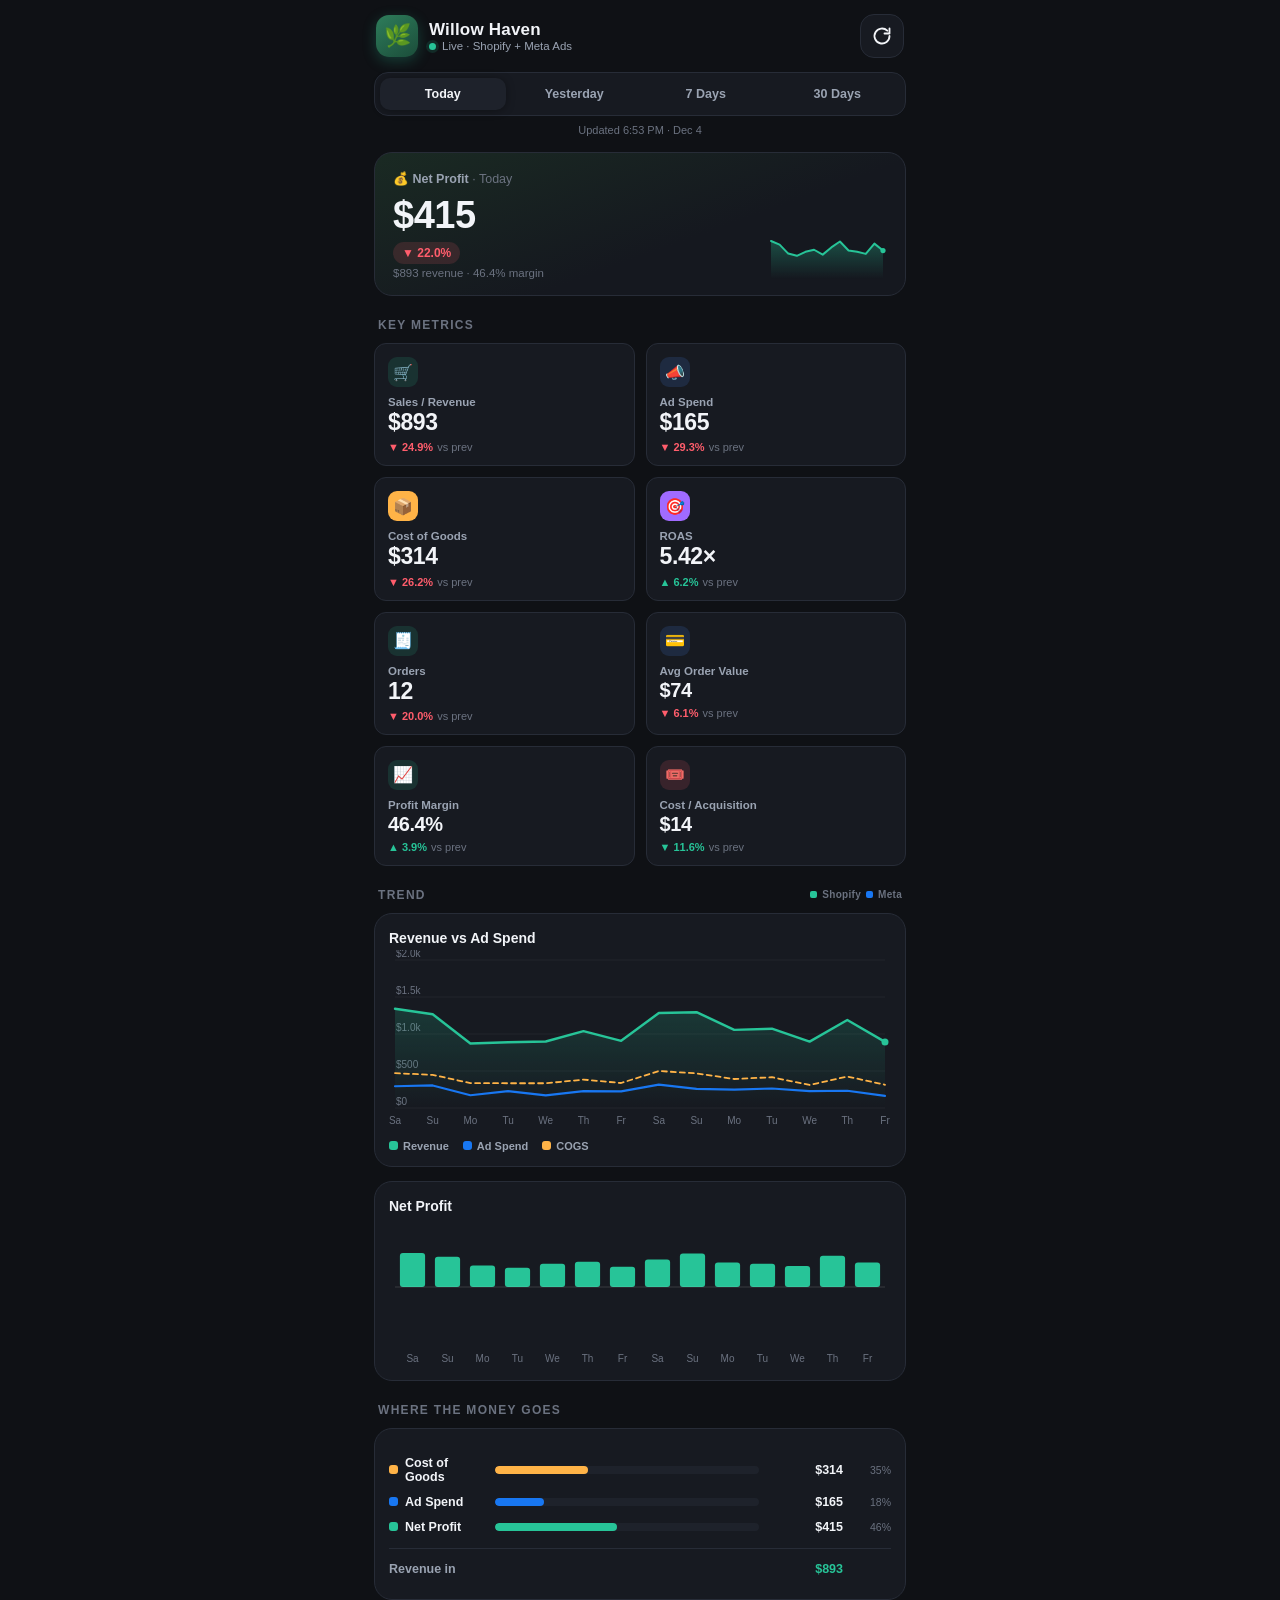
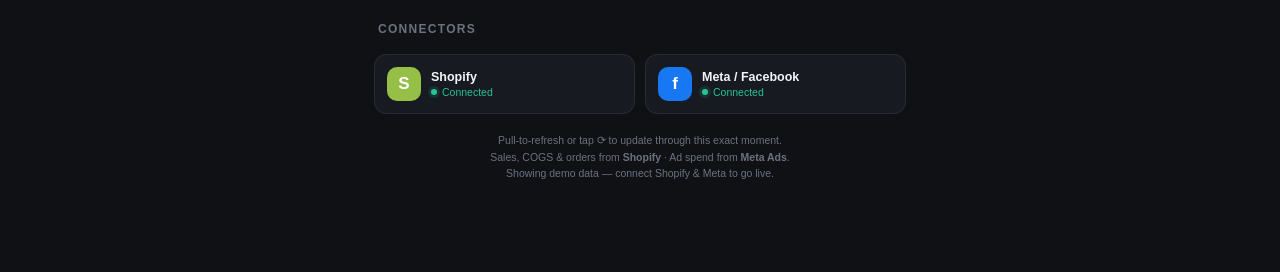
<file: dashboard.html>
<!DOCTYPE html>
<html lang="en">
<head>
<meta charset="UTF-8" />
<meta name="viewport" content="width=device-width, initial-scale=1.0, maximum-scale=1.0, user-scalable=no, viewport-fit=cover" />
<meta name="theme-color" content="#0f1115" />
<meta name="apple-mobile-web-app-capable" content="yes" />
<meta name="apple-mobile-web-app-status-bar-style" content="black-translucent" />
<title>Willow Haven · Daily Dashboard</title>
<style>
  :root{
    --bg:#0f1115;
    --bg-elev:#171a21;
    --bg-elev2:#1e222b;
    --line:#272c37;
    --txt:#f2f4f8;
    --txt-dim:#9aa3b2;
    --txt-faint:#6b7280;
    --green:#27c498;
    --green-soft:rgba(39,196,152,.14);
    --red:#ff5d6c;
    --red-soft:rgba(255,93,108,.14);
    --blue:#4c8dff;
    --blue-soft:rgba(76,141,255,.14);
    --purple:#a06bff;
    --amber:#ffb347;
    --shopify:#95bf47;
    --facebook:#1877f2;
    --radius:18px;
    --radius-sm:12px;
    --safe-top:env(safe-area-inset-top,0px);
    --safe-bot:env(safe-area-inset-bottom,0px);
  }
  *{box-sizing:border-box;-webkit-tap-highlight-color:transparent;}
  html,body{margin:0;padding:0;background:var(--bg);color:var(--txt);}
  body{
    font-family:-apple-system,BlinkMacSystemFont,"Segoe UI",Roboto,Helvetica,Arial,sans-serif;
    -webkit-font-smoothing:antialiased;
    padding:calc(var(--safe-top) + 6px) 14px calc(var(--safe-bot) + 90px);
    max-width:560px;margin:0 auto;
    overscroll-behavior-y:contain;
  }

  /* ---------- Header ---------- */
  .topbar{display:flex;align-items:center;justify-content:space-between;gap:10px;padding:8px 2px 14px;}
  .brand{display:flex;align-items:center;gap:11px;min-width:0;}
  .logo{
    width:42px;height:42px;border-radius:13px;flex:none;
    background:linear-gradient(145deg,#2e7d5b,#1b4d3a);
    display:flex;align-items:center;justify-content:center;font-size:22px;
    box-shadow:0 4px 14px rgba(39,196,152,.25);
  }
  .brand h1{font-size:17px;margin:0;font-weight:700;letter-spacing:.2px;line-height:1.15;}
  .brand p{margin:1px 0 0;font-size:11.5px;color:var(--txt-dim);display:flex;align-items:center;gap:6px;}
  .dot{width:7px;height:7px;border-radius:50%;background:var(--green);box-shadow:0 0 0 3px var(--green-soft);}
  .refresh{
    flex:none;width:44px;height:44px;border-radius:14px;border:1px solid var(--line);
    background:var(--bg-elev);color:var(--txt);font-size:20px;display:flex;align-items:center;justify-content:center;
    cursor:pointer;transition:transform .2s,background .2s;
  }
  .refresh:active{background:var(--bg-elev2);transform:scale(.92);}
  .refresh.spin svg{animation:spin .8s linear infinite;}
  @keyframes spin{to{transform:rotate(360deg);}}

  /* ---------- Period tabs ---------- */
  .periods{
    display:flex;gap:6px;background:var(--bg-elev);border:1px solid var(--line);
    border-radius:14px;padding:5px;margin-bottom:16px;position:sticky;top:calc(var(--safe-top) + 2px);z-index:20;
    backdrop-filter:blur(8px);
  }
  .periods button{
    flex:1;border:none;background:transparent;color:var(--txt-dim);font-size:12.5px;font-weight:600;
    padding:9px 4px;border-radius:10px;cursor:pointer;transition:.18s;white-space:nowrap;
  }
  .periods button.active{background:var(--bg-elev2);color:var(--txt);box-shadow:0 1px 8px rgba(0,0,0,.35);}

  .updated{font-size:11px;color:var(--txt-faint);text-align:center;margin:-8px 0 16px;}

  /* ---------- Section ---------- */
  .sec-title{font-size:12px;text-transform:uppercase;letter-spacing:1.3px;color:var(--txt-faint);
    font-weight:700;margin:22px 4px 11px;display:flex;align-items:center;gap:8px;}
  .sec-title .src{margin-left:auto;font-size:10px;letter-spacing:.3px;text-transform:none;color:var(--txt-faint);
    display:flex;align-items:center;gap:5px;font-weight:600;}
  .src .src-d{width:7px;height:7px;border-radius:2px;}

  /* ---------- Hero card (profit) ---------- */
  .hero{
    background:linear-gradient(160deg,#1a2a23,#15181f 60%);border:1px solid var(--line);
    border-radius:var(--radius);padding:18px 18px 16px;margin-bottom:14px;position:relative;overflow:hidden;
  }
  .hero .label{font-size:12.5px;color:var(--txt-dim);font-weight:600;margin-bottom:6px;}
  .hero .big{font-size:38px;font-weight:800;letter-spacing:-.5px;line-height:1;}
  .hero .big.neg{color:var(--red);}
  .hero-row{display:flex;align-items:flex-end;justify-content:space-between;gap:12px;margin-top:10px;}
  .pill{display:inline-flex;align-items:center;gap:4px;font-size:12px;font-weight:700;padding:4px 9px;border-radius:999px;}
  .pill.up{background:var(--green-soft);color:var(--green);}
  .pill.down{background:var(--red-soft);color:var(--red);}
  .hero .sub{font-size:11.5px;color:var(--txt-faint);margin-top:3px;}
  .spark{height:42px;width:120px;flex:none;}

  /* ---------- KPI grid ---------- */
  .grid{display:grid;grid-template-columns:1fr 1fr;gap:11px;}
  .card{
    background:var(--bg-elev);border:1px solid var(--line);border-radius:var(--radius-sm);padding:13px 13px 12px;
    position:relative;overflow:hidden;
  }
  .card .ic{font-size:16px;width:30px;height:30px;border-radius:9px;display:flex;align-items:center;justify-content:center;margin-bottom:9px;}
  .card .k-label{font-size:11.5px;color:var(--txt-dim);font-weight:600;}
  .card .k-val{font-size:23px;font-weight:800;letter-spacing:-.4px;margin-top:2px;line-height:1.1;}
  .card .k-val.small{font-size:20px;}
  .k-delta{font-size:11px;font-weight:700;margin-top:6px;display:flex;align-items:center;gap:4px;}
  .k-delta.up{color:var(--green);}
  .k-delta.down{color:var(--red);}
  .k-delta .vs{color:var(--txt-faint);font-weight:500;}

  /* ---------- Chart card ---------- */
  .chart-card{
    background:var(--bg-elev);border:1px solid var(--line);border-radius:var(--radius);padding:16px 14px 12px;margin-bottom:14px;
  }
  .chart-head{display:flex;align-items:center;justify-content:space-between;margin-bottom:4px;}
  .chart-head h3{font-size:14px;margin:0;font-weight:700;}
  .legend{display:flex;gap:14px;flex-wrap:wrap;margin:10px 0 2px;}
  .legend span{font-size:11px;color:var(--txt-dim);display:flex;align-items:center;gap:5px;font-weight:600;}
  .legend i{width:9px;height:9px;border-radius:3px;display:inline-block;}
  canvas{display:block;width:100%;}

  /* ---------- Breakdown bars ---------- */
  .bd-row{display:flex;align-items:center;gap:10px;margin:11px 0;}
  .bd-row .bd-label{font-size:12.5px;font-weight:600;width:96px;flex:none;display:flex;align-items:center;gap:7px;}
  .bd-row .bd-label .sw{width:9px;height:9px;border-radius:3px;flex:none;}
  .bd-bar{flex:1;height:8px;background:var(--bg-elev2);border-radius:6px;overflow:hidden;}
  .bd-bar i{display:block;height:100%;border-radius:6px;transition:width .6s cubic-bezier(.3,1,.4,1);}
  .bd-val{font-size:12.5px;font-weight:700;width:74px;text-align:right;flex:none;}
  .bd-pct{font-size:10.5px;color:var(--txt-faint);width:38px;text-align:right;flex:none;}

  /* ---------- Source footer ---------- */
  .sources{display:flex;gap:10px;margin:18px 0 4px;}
  .source{flex:1;background:var(--bg-elev);border:1px solid var(--line);border-radius:var(--radius-sm);padding:12px;display:flex;align-items:center;gap:10px;}
  .source .s-ic{width:34px;height:34px;border-radius:10px;display:flex;align-items:center;justify-content:center;font-size:17px;font-weight:800;color:#fff;flex:none;}
  .source .s-name{font-size:12.5px;font-weight:700;}
  .source .s-status{font-size:10.5px;color:var(--green);display:flex;align-items:center;gap:5px;margin-top:2px;}
  .source .s-status .dot{width:6px;height:6px;}

  .note{font-size:10.5px;color:var(--txt-faint);text-align:center;line-height:1.6;margin:18px 6px 0;}
  .toast{
    position:fixed;left:50%;bottom:calc(var(--safe-bot) + 22px);transform:translateX(-50%) translateY(20px);
    background:var(--bg-elev2);border:1px solid var(--line);color:var(--txt);font-size:12.5px;font-weight:600;
    padding:11px 18px;border-radius:999px;box-shadow:0 8px 30px rgba(0,0,0,.5);opacity:0;pointer-events:none;
    transition:.3s;z-index:50;display:flex;align-items:center;gap:8px;
  }
  .toast.show{opacity:1;transform:translateX(-50%) translateY(0);}
</style>
</head>
<body>

  <div class="topbar">
    <div class="brand">
      <div class="logo">🌿</div>
      <div>
        <h1>Willow Haven</h1>
        <p><span class="dot"></span> Live · Shopify + Meta Ads</p>
      </div>
    </div>
    <button class="refresh" id="refreshBtn" aria-label="Refresh">
      <svg width="20" height="20" viewBox="0 0 24 24" fill="none" stroke="currentColor" stroke-width="2.2" stroke-linecap="round" stroke-linejoin="round">
        <path d="M21 12a9 9 0 1 1-2.64-6.36"/><path d="M21 3v6h-6"/>
      </svg>
    </button>
  </div>

  <div class="periods" id="periods">
    <button data-p="today" class="active">Today</button>
    <button data-p="yesterday">Yesterday</button>
    <button data-p="7d">7 Days</button>
    <button data-p="30d">30 Days</button>
  </div>
  <div class="updated" id="updated">Updated just now</div>

  <!-- HERO: NET PROFIT -->
  <div class="hero">
    <div class="label">💰 Net Profit <span id="heroRange" style="color:var(--txt-faint);font-weight:500;"></span></div>
    <div class="hero-row">
      <div>
        <div class="big" id="profitVal">—</div>
        <div class="hero-row" style="margin-top:8px;gap:8px;">
          <span class="pill up" id="profitPill">—</span>
        </div>
        <div class="sub" id="profitSub">vs previous period</div>
      </div>
      <canvas class="spark" id="spark" width="240" height="84"></canvas>
    </div>
  </div>

  <!-- KEY METRICS -->
  <div class="sec-title">Key Metrics</div>
  <div class="grid">
    <div class="card">
      <div class="ic" style="background:var(--green-soft);color:var(--green)">🛒</div>
      <div class="k-label">Sales / Revenue</div>
      <div class="k-val" id="m_sales">—</div>
      <div class="k-delta up" id="d_sales">—</div>
    </div>
    <div class="card">
      <div class="ic" style="background:var(--blue-soft);color:var(--blue)">📣</div>
      <div class="k-label">Ad Spend</div>
      <div class="k-val" id="m_spend">—</div>
      <div class="k-delta up" id="d_spend">—</div>
    </div>
    <div class="card">
      <div class="ic" style="background:var(--amber);color:#1a1206">📦</div>
      <div class="k-label">Cost of Goods</div>
      <div class="k-val" id="m_cogs">—</div>
      <div class="k-delta up" id="d_cogs">—</div>
    </div>
    <div class="card">
      <div class="ic" style="background:var(--purple);color:#fff">🎯</div>
      <div class="k-label">ROAS</div>
      <div class="k-val" id="m_roas">—</div>
      <div class="k-delta up" id="d_roas">—</div>
    </div>
    <div class="card">
      <div class="ic" style="background:var(--green-soft);color:var(--green)">🧾</div>
      <div class="k-label">Orders</div>
      <div class="k-val" id="m_orders">—</div>
      <div class="k-delta up" id="d_orders">—</div>
    </div>
    <div class="card">
      <div class="ic" style="background:var(--blue-soft);color:var(--blue)">💳</div>
      <div class="k-label">Avg Order Value</div>
      <div class="k-val small" id="m_aov">—</div>
      <div class="k-delta up" id="d_aov">—</div>
    </div>
    <div class="card">
      <div class="ic" style="background:var(--green-soft);color:var(--green)">📈</div>
      <div class="k-label">Profit Margin</div>
      <div class="k-val small" id="m_margin">—</div>
      <div class="k-delta up" id="d_margin">—</div>
    </div>
    <div class="card">
      <div class="ic" style="background:var(--red-soft);color:var(--red)">🎟️</div>
      <div class="k-label">Cost / Acquisition</div>
      <div class="k-val small" id="m_cpa">—</div>
      <div class="k-delta down" id="d_cpa">—</div>
    </div>
  </div>

  <!-- REVENUE vs SPEND CHART -->
  <div class="sec-title">Trend
    <span class="src"><span class="src-d" style="background:var(--green)"></span>Shopify <span class="src-d" style="background:var(--facebook)"></span>Meta</span>
  </div>
  <div class="chart-card">
    <div class="chart-head"><h3 id="trendTitle">Revenue vs Ad Spend</h3></div>
    <canvas id="trendChart" height="360"></canvas>
    <div class="legend">
      <span><i style="background:var(--green)"></i>Revenue</span>
      <span><i style="background:var(--facebook)"></i>Ad Spend</span>
      <span><i style="background:var(--amber)"></i>COGS</span>
    </div>
  </div>

  <!-- PROFIT TREND -->
  <div class="chart-card">
    <div class="chart-head"><h3>Net Profit</h3></div>
    <canvas id="profitChart" height="300"></canvas>
  </div>

  <!-- MONEY BREAKDOWN -->
  <div class="sec-title">Where the money goes</div>
  <div class="chart-card" id="breakdown">
    <!-- filled by JS -->
  </div>

  <!-- CONNECTORS -->
  <div class="sec-title">Connectors</div>
  <div class="sources">
    <div class="source">
      <div class="s-ic" style="background:var(--shopify)">S</div>
      <div>
        <div class="s-name">Shopify</div>
        <div class="s-status"><span class="dot"></span> Connected</div>
      </div>
    </div>
    <div class="source">
      <div class="s-ic" style="background:var(--facebook)">f</div>
      <div>
        <div class="s-name">Meta / Facebook</div>
        <div class="s-status"><span class="dot"></span> Connected</div>
      </div>
    </div>
  </div>

  <div class="note">
    Pull-to-refresh or tap ⟳ to update through this exact moment.<br/>
    Sales, COGS &amp; orders from <b>Shopify</b> · Ad spend from <b>Meta Ads</b>.<br/>
    <span id="dataMode"></span>
  </div>

  <div class="toast" id="toast">✓ Updated</div>

<script>
/* =====================================================================
   WILLOW HAVEN — DAILY DASHBOARD
   ---------------------------------------------------------------------
   This dashboard renders from a single normalized daily dataset:
     { date, revenue, cogs, adSpend, orders }   (one row per day)

   ▶ LIVE DATA:  replace fetchDailyData() below with calls to your
     Shopify Admin API (orders/revenue/COGS) and Meta Marketing API
     (ad spend). Keep the same row shape and everything else just works.

   ▶ DEMO DATA:  until connectors are wired, realistic sample data is
     generated so you can see the full layout. Banner notes which mode.
   ===================================================================== */

const CONFIG = {
  currency: 'USD',
  symbol: '$',
  store: 'Willow Haven',
  liveMode: false,         // ← set true once fetchDailyData() hits real APIs
};

/* ---- formatting helpers ---- */
function money(n){
  const v = Math.abs(n);
  const s = v>=1000 ? v.toLocaleString('en-US',{maximumFractionDigits:0})
                    : v.toLocaleString('en-US',{maximumFractionDigits:0});
  return (n<0?'-':'')+CONFIG.symbol+s;
}
function moneyK(n){ // compact for axis
  const a=Math.abs(n);
  if(a>=1000) return CONFIG.symbol+(n/1000).toFixed(a>=10000?0:1)+'k';
  return CONFIG.symbol+Math.round(n);
}
const pct = n => (n>=0?'+':'')+n.toFixed(1)+'%';

/* =====================================================================
   DATA LAYER
   ===================================================================== */

// Deterministic pseudo-random so the demo looks stable between refreshes
function seeded(seed){ return ()=>{ seed=(seed*9301+49297)%233280; return seed/233280; }; }

/* Generate ~120 days of daily rows ending *right now*.
   Replace the body of this function with live API aggregation. */
async function fetchDailyData(){
  if(CONFIG.liveMode){
    // ---- LIVE WIRING (pseudo-code) -------------------------------
    // const shop = await fetch('/api/shopify/daily').then(r=>r.json());
    //   // → [{date, revenue, cogs, orders}]
    // const meta = await fetch('/api/meta/daily').then(r=>r.json());
    //   // → [{date, adSpend}]
    // return mergeByDate(shop, meta);
    // --------------------------------------------------------------
  }

  // ---- DEMO DATA ----
  const rnd = seeded(424242);
  const days = 120;
  const now = new Date();
  const rows = [];
  for(let i=days-1;i>=0;i--){
    const d = new Date(now); d.setHours(0,0,0,0); d.setDate(d.getDate()-i);
    const dow = d.getDay();
    const weekendBoost = (dow===0||dow===6)?1.18:1;
    const trend = 1 + (days-i)/days*0.45;            // gentle growth
    const wobble = 0.82 + rnd()*0.42;
    let revenue = 720 * weekendBoost * trend * wobble;
    // today is partial — scale by fraction of day elapsed
    if(i===0){
      const frac = (now.getHours()*60+now.getMinutes())/(24*60);
      revenue *= Math.max(0.04, frac);
    }
    const orders = Math.max(1, Math.round(revenue/ (58 + rnd()*22)));
    const cogs = revenue * (0.34 + rnd()*0.05);
    const adSpend = revenue * (0.19 + rnd()*0.07) * (i===0 ? Math.max(0.04,(now.getHours()*60+now.getMinutes())/1440):1);
    rows.push({
      date: d,
      revenue: +revenue.toFixed(2),
      cogs: +cogs.toFixed(2),
      adSpend: +adSpend.toFixed(2),
      orders
    });
  }
  return rows;
}

/* ---- aggregate a slice of rows into KPI bundle ---- */
function aggregate(rows){
  const sum = (k)=> rows.reduce((a,r)=>a+r[k],0);
  const revenue=sum('revenue'), cogs=sum('cogs'), adSpend=sum('adSpend'), orders=sum('orders');
  const profit = revenue - cogs - adSpend;
  return {
    revenue, cogs, adSpend, orders, profit,
    roas: adSpend>0 ? revenue/adSpend : 0,
    aov: orders>0 ? revenue/orders : 0,
    margin: revenue>0 ? profit/revenue*100 : 0,
    cpa: orders>0 ? adSpend/orders : 0,
    days: rows.length
  };
}

/* ---- select rows for a period + the matching previous period ---- */
function slicePeriod(rows, period){
  const today = new Date(); today.setHours(0,0,0,0);
  const byDay = d => rows.filter(r=> r.date.getTime()===d.getTime());
  let cur=[], prev=[], label='';
  const dayMs=86400000;
  const yest = new Date(today.getTime()-dayMs);

  if(period==='today'){
    cur = byDay(today); prev = byDay(yest); label='Today';
  } else if(period==='yesterday'){
    cur = byDay(yest); prev = byDay(new Date(today.getTime()-2*dayMs)); label='Yesterday';
  } else if(period==='7d'){
    const start=new Date(today.getTime()-6*dayMs);
    cur = rows.filter(r=> r.date>=start && r.date<=today);
    const ps=new Date(start.getTime()-7*dayMs), pe=new Date(today.getTime()-7*dayMs);
    prev = rows.filter(r=> r.date>=ps && r.date<=pe);
    label='Last 7 days';
  } else { // 30d
    const start=new Date(today.getTime()-29*dayMs);
    cur = rows.filter(r=> r.date>=start && r.date<=today);
    const ps=new Date(start.getTime()-30*dayMs), pe=new Date(today.getTime()-30*dayMs);
    prev = rows.filter(r=> r.date>=ps && r.date<=pe);
    label='Last 30 days';
  }
  return {cur, prev, label};
}

/* =====================================================================
   RENDERING
   ===================================================================== */
let ALL_ROWS=[];
let CUR_PERIOD='today';

function delta(curV, prevV){
  if(prevV===0) return curV>0?100:0;
  return (curV-prevV)/Math.abs(prevV)*100;
}
function setDelta(elId, curV, prevV, opts={}){
  const el=document.getElementById(elId);
  const d=delta(curV,prevV);
  const good = opts.invert ? d<=0 : d>=0;
  el.className='k-delta '+(good?'up':'down');
  const arrow = d>=0 ? '▲' : '▼';
  el.innerHTML = `${arrow} ${pct(Math.abs(d)===Infinity?0:d).replace('+','').replace('-','')} <span class="vs">vs prev</span>`;
}

function render(){
  const {cur, prev, label} = slicePeriod(ALL_ROWS, CUR_PERIOD);
  const A = aggregate(cur);
  const P = aggregate(prev);
  document.getElementById('heroRange').textContent = '· '+label;
  document.getElementById('trendTitle').textContent = 'Revenue vs Ad Spend';

  // hero
  const pv=document.getElementById('profitVal');
  pv.textContent = money(A.profit);
  pv.className = 'big'+(A.profit<0?' neg':'');
  const pd = delta(A.profit, P.profit);
  const pill=document.getElementById('profitPill');
  pill.className='pill '+(pd>=0?'up':'down');
  pill.innerHTML = (pd>=0?'▲ ':'▼ ')+pct(pd).replace(/[+-]/,'');
  document.getElementById('profitSub').textContent =
    `${money(A.revenue)} revenue · ${(A.margin).toFixed(1)}% margin`;

  // KPI cards
  document.getElementById('m_sales').textContent  = money(A.revenue);
  document.getElementById('m_spend').textContent  = money(A.adSpend);
  document.getElementById('m_cogs').textContent   = money(A.cogs);
  document.getElementById('m_roas').textContent   = A.roas.toFixed(2)+'×';
  document.getElementById('m_orders').textContent = A.orders.toLocaleString();
  document.getElementById('m_aov').textContent    = money(A.aov);
  document.getElementById('m_margin').textContent = A.margin.toFixed(1)+'%';
  document.getElementById('m_cpa').textContent    = money(A.cpa);

  setDelta('d_sales',  A.revenue, P.revenue);
  setDelta('d_spend',  A.adSpend, P.adSpend);
  setDelta('d_cogs',   A.cogs,   P.cogs);
  setDelta('d_roas',   A.roas,   P.roas);
  setDelta('d_orders', A.orders, P.orders);
  setDelta('d_aov',    A.aov,    P.aov);
  setDelta('d_margin', A.margin, P.margin);
  setDelta('d_cpa',    A.cpa,    P.cpa, {invert:true}); // lower CPA = good

  // charts use a sensible window per period
  let series = chartSeries(CUR_PERIOD);
  drawTrend(series);
  drawProfit(series);
  drawSpark(series.profit);
  drawBreakdown(A);

  // updated stamp
  const now=new Date();
  document.getElementById('updated').textContent =
    'Updated '+now.toLocaleTimeString('en-US',{hour:'numeric',minute:'2-digit'})+
    ' · '+now.toLocaleDateString('en-US',{month:'short',day:'numeric'});
  document.getElementById('dataMode').textContent =
    CONFIG.liveMode ? 'Live connector data.' : 'Showing demo data — connect Shopify & Meta to go live.';
}

/* Build chart series (labels + arrays) appropriate to the period */
function chartSeries(period){
  const today=new Date(); today.setHours(0,0,0,0);
  const dayMs=86400000;
  let rows, fmt;
  if(period==='today' || period==='yesterday'){
    // show last 14 days for context on single-day views
    rows = ALL_ROWS.slice(-14);
    fmt = d=> d.toLocaleDateString('en-US',{weekday:'short'}).slice(0,2);
  } else if(period==='7d'){
    rows = ALL_ROWS.slice(-7);
    fmt = d=> d.toLocaleDateString('en-US',{weekday:'short'}).slice(0,2);
  } else {
    rows = ALL_ROWS.slice(-30);
    fmt = (d,i)=> i%5===0 ? d.toLocaleDateString('en-US',{month:'short',day:'numeric'}) : '';
  }
  return {
    labels: rows.map((r,i)=>fmt(r.date,i)),
    revenue: rows.map(r=>r.revenue),
    adSpend: rows.map(r=>r.adSpend),
    cogs: rows.map(r=>r.cogs),
    profit: rows.map(r=>r.revenue-r.cogs-r.adSpend),
  };
}

/* =====================================================================
   LIGHTWEIGHT CANVAS CHARTS (no external libraries)
   ===================================================================== */
function setupCanvas(cv, cssH){
  const dpr=window.devicePixelRatio||1;
  const w=Math.max(40, cv.clientWidth||cv.parentElement.clientWidth-28);
  cv.width=w*dpr; cv.height=cssH*dpr;
  cv.style.height=cssH+'px';
  const ctx=cv.getContext('2d');
  ctx.setTransform(dpr,0,0,dpr,0,0);
  return {ctx,w,h:cssH};
}

function niceMax(v){
  if(v<=0) return 10;
  const mag=Math.pow(10,Math.floor(Math.log10(v)));
  const n=v/mag;
  const step = n<=1?1:n<=2?2:n<=5?5:10;
  return step*mag;
}

function drawTrend(s){
  const cv=document.getElementById('trendChart');
  const {ctx,w,h}=setupCanvas(cv,180);
  ctx.clearRect(0,0,w,h);
  const padL=6,padR=6,padT=10,padB=22;
  const plotW=w-padL-padR, plotH=h-padT-padB;
  const maxV=niceMax(Math.max(...s.revenue,...s.adSpend,...s.cogs,1));
  const n=s.revenue.length;
  const x=i=> padL + (n<=1?plotW/2:(i/(n-1))*plotW);
  const y=v=> padT + plotH - (v/maxV)*plotH;

  // gridlines
  ctx.strokeStyle='rgba(255,255,255,.05)';ctx.lineWidth=1;
  ctx.fillStyle='#6b7280';ctx.font='10px -apple-system,sans-serif';ctx.textAlign='left';
  for(let g=0;g<=4;g++){
    const gy=padT+plotH-(g/4)*plotH;
    ctx.beginPath();ctx.moveTo(padL,gy);ctx.lineTo(w-padR,gy);ctx.stroke();
    ctx.fillText(moneyK(maxV*g/4), padL+1, gy-3);
  }

  // revenue area + line
  const grad=ctx.createLinearGradient(0,padT,0,padT+plotH);
  grad.addColorStop(0,'rgba(39,196,152,.28)');grad.addColorStop(1,'rgba(39,196,152,0)');
  ctx.beginPath();
  s.revenue.forEach((v,i)=> i?ctx.lineTo(x(i),y(v)):ctx.moveTo(x(i),y(v)));
  ctx.lineTo(x(n-1),padT+plotH);ctx.lineTo(x(0),padT+plotH);ctx.closePath();
  ctx.fillStyle=grad;ctx.fill();
  drawLine(ctx,s.revenue,x,y,'#27c498',2.4);
  drawLine(ctx,s.adSpend,x,y,'#1877f2',2.2);
  drawLine(ctx,s.cogs,x,y,'#ffb347',1.8,[5,4]);

  // dot on last revenue
  ctx.fillStyle='#27c498';
  ctx.beginPath();ctx.arc(x(n-1),y(s.revenue[n-1]),3.5,0,7);ctx.fill();

  // x labels
  ctx.fillStyle='#6b7280';ctx.textAlign='center';ctx.font='10px -apple-system,sans-serif';
  s.labels.forEach((l,i)=>{ if(l) ctx.fillText(l, x(i), h-6); });
}

function drawProfit(s){
  const cv=document.getElementById('profitChart');
  const {ctx,w,h}=setupCanvas(cv,150);
  ctx.clearRect(0,0,w,h);
  const padL=6,padR=6,padT=10,padB=22;
  const plotW=w-padL-padR, plotH=h-padT-padB;
  const maxV=niceMax(Math.max(...s.profit.map(Math.abs),1));
  const n=s.profit.length;
  const zeroY = padT+plotH/2;
  const gap=Math.min(10, plotW/n*0.28);
  const bw=(plotW/n)-gap;
  s.profit.forEach((v,i)=>{
    const bx=padL + i*(plotW/n) + gap/2;
    const bh=(Math.abs(v)/maxV)*(plotH/2);
    ctx.fillStyle = v>=0?'#27c498':'#ff5d6c';
    const by = v>=0? zeroY-bh : zeroY;
    roundRect(ctx,bx,by,bw,Math.max(bh,1.5),3);
  });
  // zero line
  ctx.strokeStyle='rgba(255,255,255,.14)';ctx.lineWidth=1;
  ctx.beginPath();ctx.moveTo(padL,zeroY);ctx.lineTo(w-padR,zeroY);ctx.stroke();
  // labels
  ctx.fillStyle='#6b7280';ctx.textAlign='center';ctx.font='10px -apple-system,sans-serif';
  s.labels.forEach((l,i)=>{ if(l){ const bx=padL+i*(plotW/n)+(plotW/n)/2; ctx.fillText(l,bx,h-6);} });
}

function drawSpark(arr){
  const cv=document.getElementById('spark');
  const {ctx,w,h}=setupCanvas(cv,42);
  ctx.clearRect(0,0,w,h);
  const min=Math.min(...arr,0), max=Math.max(...arr,1);
  const n=arr.length, pad=4;
  const x=i=> pad+(i/(n-1))*(w-2*pad);
  const y=v=> h-pad-((v-min)/(max-min||1))*(h-2*pad);
  const grad=ctx.createLinearGradient(0,0,0,h);
  grad.addColorStop(0,'rgba(39,196,152,.35)');grad.addColorStop(1,'rgba(39,196,152,0)');
  ctx.beginPath();arr.forEach((v,i)=> i?ctx.lineTo(x(i),y(v)):ctx.moveTo(x(i),y(v)));
  ctx.lineTo(x(n-1),h);ctx.lineTo(x(0),h);ctx.closePath();ctx.fillStyle=grad;ctx.fill();
  drawLine(ctx,arr,x,y,'#27c498',2);
  ctx.fillStyle='#27c498';ctx.beginPath();ctx.arc(x(n-1),y(arr[n-1]),2.6,0,7);ctx.fill();
}

function drawLine(ctx,data,x,y,color,lw,dash){
  ctx.save();ctx.strokeStyle=color;ctx.lineWidth=lw;ctx.lineJoin='round';ctx.lineCap='round';
  if(dash)ctx.setLineDash(dash);
  ctx.beginPath();data.forEach((v,i)=> i?ctx.lineTo(x(i),y(v)):ctx.moveTo(x(i),y(v)));
  ctx.stroke();ctx.restore();
}
function roundRect(ctx,x,y,w,h,r){
  if(w<=0||h<=0) return;
  r=Math.max(0,Math.min(r,w/2,h/2));
  ctx.beginPath();
  ctx.moveTo(x+r,y);ctx.arcTo(x+w,y,x+w,y+h,r);ctx.arcTo(x+w,y+h,x,y+h,r);
  ctx.arcTo(x,y+h,x,y,r);ctx.arcTo(x,y,x+w,y,r);ctx.closePath();ctx.fill();
}

function drawBreakdown(A){
  const el=document.getElementById('breakdown');
  const parts=[
    {label:'Cost of Goods', val:A.cogs,   color:'#ffb347'},
    {label:'Ad Spend',      val:A.adSpend,color:'#1877f2'},
    {label:'Net Profit',    val:Math.max(A.profit,0), color:'#27c498'},
  ];
  const total = parts.reduce((a,p)=>a+p.val,0)||1;
  el.innerHTML = parts.map(p=>{
    const w=(p.val/total*100);
    return `<div class="bd-row">
      <div class="bd-label"><span class="sw" style="background:${p.color}"></span>${p.label}</div>
      <div class="bd-bar"><i style="width:${w}%;background:${p.color}"></i></div>
      <div class="bd-val">${money(p.val)}</div>
      <div class="bd-pct">${w.toFixed(0)}%</div>
    </div>`;
  }).join('') +
  `<div class="bd-row" style="margin-top:14px;border-top:1px solid var(--line);padding-top:13px;">
      <div class="bd-label" style="color:var(--txt-dim)">Revenue in</div>
      <div class="bd-bar" style="background:transparent"></div>
      <div class="bd-val" style="color:var(--green)">${money(A.revenue)}</div>
      <div class="bd-pct"></div>
   </div>`;
}

/* =====================================================================
   INTERACTION
   ===================================================================== */
function toast(msg){
  const t=document.getElementById('toast');
  t.textContent='✓ '+msg; t.classList.add('show');
  clearTimeout(t._t); t._t=setTimeout(()=>t.classList.remove('show'),1800);
}

async function refresh(showToast){
  const btn=document.getElementById('refreshBtn');
  btn.classList.add('spin');
  ALL_ROWS = await fetchDailyData();   // re-pull → includes up to this moment
  render();
  setTimeout(()=>btn.classList.remove('spin'),600);
  if(showToast) toast('Updated to this moment');
}

document.getElementById('periods').addEventListener('click',e=>{
  const b=e.target.closest('button'); if(!b)return;
  document.querySelectorAll('.periods button').forEach(x=>x.classList.remove('active'));
  b.classList.add('active');
  CUR_PERIOD=b.dataset.p;
  render();
});
document.getElementById('refreshBtn').addEventListener('click',()=>refresh(true));

// pull-to-refresh (simple)
let touchStartY=0, pulling=false;
window.addEventListener('touchstart',e=>{ if(window.scrollY===0){touchStartY=e.touches[0].clientY;pulling=true;} },{passive:true});
window.addEventListener('touchmove',e=>{
  if(pulling && e.touches[0].clientY-touchStartY>90){ pulling=false; refresh(true); }
},{passive:true});
window.addEventListener('touchend',()=>pulling=false);

window.addEventListener('resize',()=>render());

// re-render charts after layout settles, and boot
window.addEventListener('load', ()=> refresh(false));
refresh(false);
</script>
</body>
</html>
</file>
<file: style.css>
:root {
  --counter: #f5d2a8;
  --counter-dark: #c89668;
  --grout: #8b5e3c;
  --wall: #6b4226;
  --wall-light: #a4754f;
  --accent: #ff6b6b;
  --bee: #ffd23f;
  --ink: #2b1d12;
  --shadow: rgba(0, 0, 0, 0.25);
}

* { box-sizing: border-box; -webkit-tap-highlight-color: transparent; }

html, body {
  margin: 0; padding: 0;
  height: 100%;
  background: radial-gradient(circle at 30% 10%, #fff3df, #f5d2a8 60%, #c89668 100%);
  font-family: -apple-system, BlinkMacSystemFont, "Segoe UI", Roboto, sans-serif;
  color: var(--ink);
  overflow: hidden;
  overscroll-behavior: none;
  touch-action: none;
}

#app {
  display: flex;
  flex-direction: column;
  height: 100vh;
  height: 100dvh;
  padding: env(safe-area-inset-top) env(safe-area-inset-right) env(safe-area-inset-bottom) env(safe-area-inset-left);
}

#hud {
  display: flex;
  justify-content: space-around;
  align-items: center;
  padding: 10px 14px;
  background: linear-gradient(180deg, rgba(255,255,255,0.85), rgba(255,255,255,0.6));
  border-bottom: 3px solid var(--wall);
  font-weight: 800;
  letter-spacing: 0.04em;
  text-transform: uppercase;
}

.hud-item { display: flex; flex-direction: column; align-items: center; line-height: 1; }
.hud-item .label { font-size: 10px; opacity: 0.6; margin-bottom: 4px; }
.hud-item span:last-child { font-size: 22px; color: var(--wall); }

#stage {
  position: relative;
  flex: 1;
  display: flex;
  align-items: center;
  justify-content: center;
  padding: 10px;
}

#game {
  display: block;
  background: var(--counter);
  border-radius: 12px;
  box-shadow:
    inset 0 0 0 4px var(--wall),
    inset 0 0 0 7px var(--wall-light),
    0 10px 30px var(--shadow);
  touch-action: none;
  max-width: 100%;
  max-height: 100%;
}

.overlay {
  position: absolute;
  inset: 0;
  display: none;
  align-items: center;
  justify-content: center;
  background: rgba(43, 29, 18, 0.65);
  backdrop-filter: blur(4px);
  -webkit-backdrop-filter: blur(4px);
  z-index: 10;
  padding: 20px;
}
.overlay.show { display: flex; }

.overlay-card {
  background: linear-gradient(180deg, #fff, #ffe9c6);
  border: 4px solid var(--wall);
  border-radius: 20px;
  padding: 28px 24px;
  text-align: center;
  max-width: 320px;
  box-shadow: 0 12px 40px rgba(0,0,0,0.35);
}
.overlay-card h1 {
  margin: 0 0 12px;
  font-size: 38px;
  line-height: 1;
  color: var(--wall);
  letter-spacing: -0.02em;
}
.overlay-card .tag { margin: 0 0 18px; font-size: 14px; opacity: 0.85; }
.overlay-card .hint { margin: 14px 0 0; font-size: 11px; opacity: 0.6; }
.overlay-card button {
  background: var(--accent);
  border: none;
  color: white;
  padding: 14px 28px;
  font-size: 16px;
  font-weight: 800;
  text-transform: uppercase;
  letter-spacing: 0.06em;
  border-radius: 999px;
  box-shadow: 0 6px 0 #b03e3e, 0 10px 18px rgba(0,0,0,0.2);
  cursor: pointer;
  transition: transform 0.05s ease, box-shadow 0.05s ease;
}
.overlay-card button:active {
  transform: translateY(3px);
  box-shadow: 0 3px 0 #b03e3e, 0 5px 12px rgba(0,0,0,0.2);
}

#controls {
  position: relative;
  height: 160px;
  display: grid;
  grid-template-columns: 1fr 1fr 1fr;
  grid-template-rows: 1fr 1fr 1fr;
  gap: 6px;
  padding: 10px 30px 16px;
  user-select: none;
}
.dpad {
  background: rgba(255,255,255,0.75);
  border: 3px solid var(--wall);
  color: var(--wall);
  font-size: 22px;
  font-weight: 900;
  border-radius: 14px;
  box-shadow: 0 4px 0 var(--wall);
  cursor: pointer;
  transition: transform 0.05s ease, box-shadow 0.05s ease, background 0.1s;
}
.dpad:active, .dpad.active { transform: translateY(3px); box-shadow: 0 1px 0 var(--wall); background: var(--accent); color: white; }
.dpad.up    { grid-column: 2; grid-row: 1; }
.dpad.left  { grid-column: 1; grid-row: 2; }
.dpad.right { grid-column: 3; grid-row: 2; }
.dpad.down  { grid-column: 2; grid-row: 3; }

@media (min-height: 700px) {
  #controls { height: 200px; }
}
</file>
